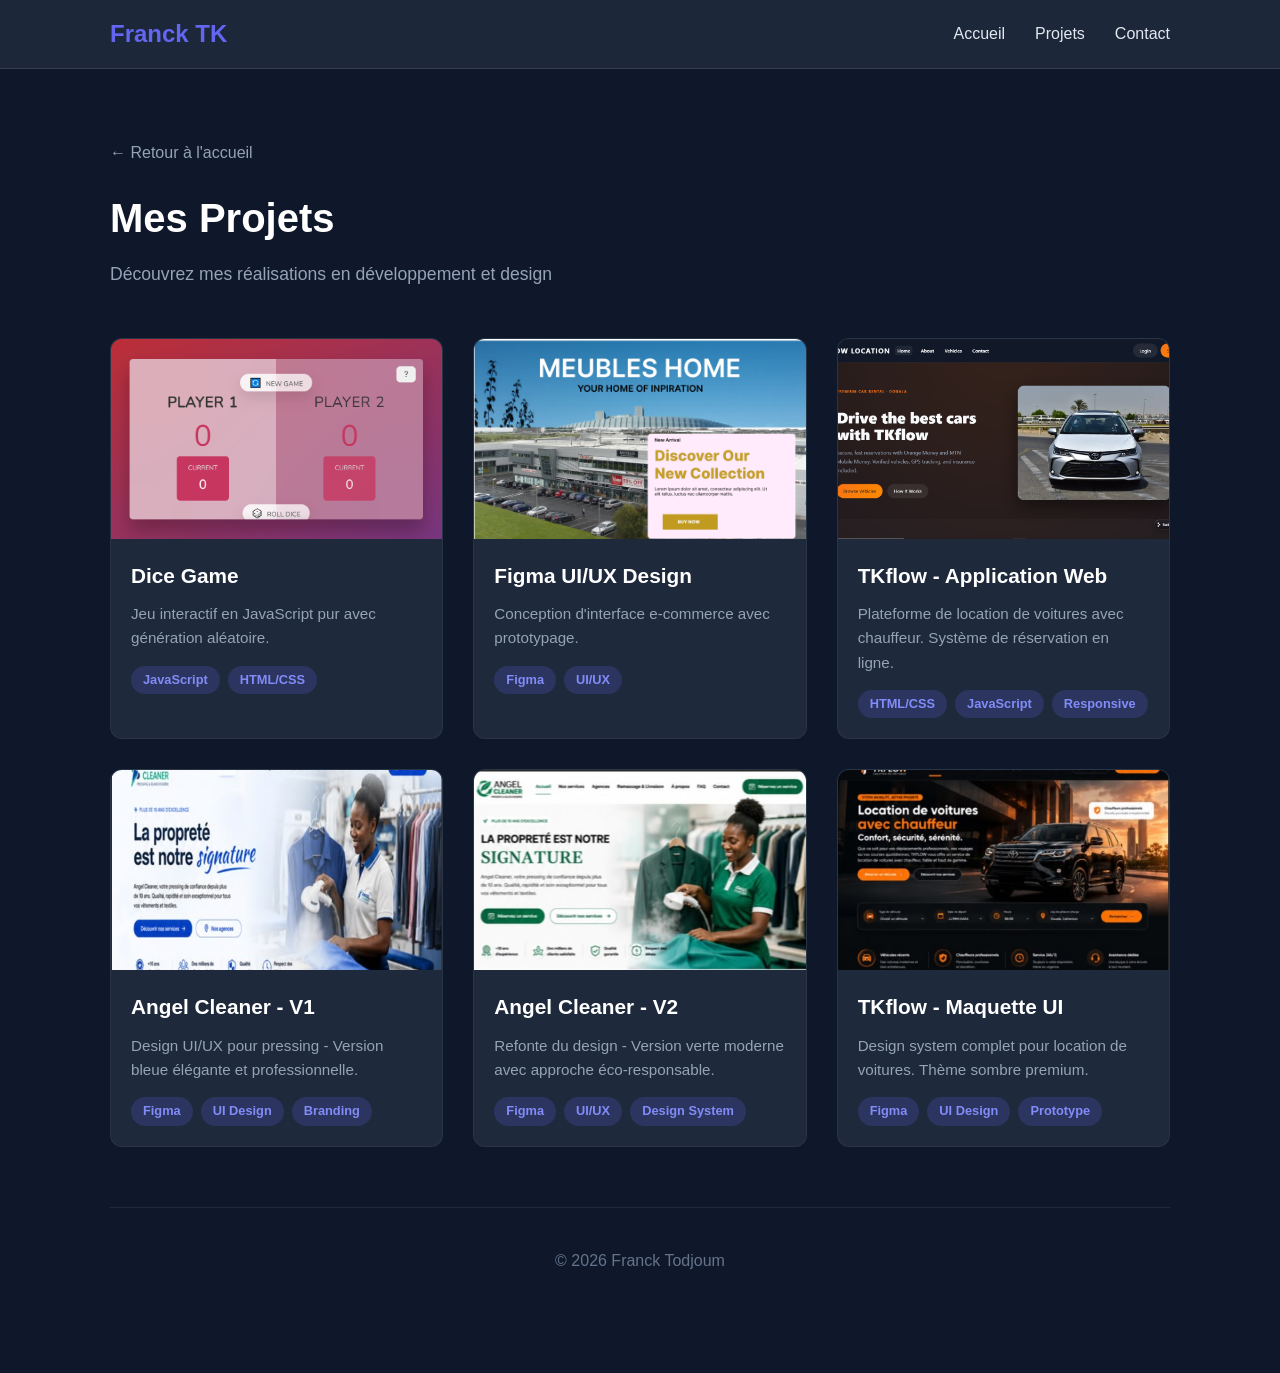
<file: projets.html>
<!DOCTYPE html>
<html lang="fr">
<head>
  <meta charset="UTF-8">
  <meta name="viewport" content="width=device-width, initial-scale=1.0">
  <title>Mes Projets | Franck Todjoum</title>
  <style>
    * { margin: 0; padding: 0; box-sizing: border-box; }
    body {
      font-family: 'Segoe UI', Tahoma, Geneva, Verdana, sans-serif;
      background: #0f172a;
      color: #ffffff;
      line-height: 1.6;
    }
    header {
      background: rgba(30, 41, 59, 0.95);
      padding: 15px 0;
      position: fixed;
      width: 100%;
      top: 0;
      z-index: 1000;
      border-bottom: 1px solid rgba(255,255,255,0.1);
    }
    nav {
      max-width: 1100px;
      margin: 0 auto;
      padding: 0 20px;
      display: flex;
      justify-content: space-between;
      align-items: center;
    }
    .logo { font-size: 1.5rem; font-weight: bold; color: #6366f1; text-decoration: none; }
    nav ul { display: flex; list-style: none; gap: 30px; }
    nav a { color: #e2e8f0; text-decoration: none; transition: color 0.3s; }
    nav a:hover { color: #6366f1; }
    .container { max-width: 1100px; margin: 0 auto; padding: 140px 20px 60px; }
    .back-link { display: inline-block; color: #94a3b8; text-decoration: none; margin-bottom: 20px; }
    .back-link:hover { color: #6366f1; }
    h1 { font-size: 2.5rem; margin-bottom: 10px; color: #fff; }
    .subtitle { color: #94a3b8; font-size: 1.1rem; margin-bottom: 50px; }
    .projects-grid { display: grid; grid-template-columns: repeat(auto-fit, minmax(300px, 1fr)); gap: 30px; }
    .project-card {
      background: #1e293b;
      border-radius: 12px;
      overflow: hidden;
      transition: transform 0.3s, box-shadow 0.3s;
      border: 1px solid rgba(255,255,255,0.05);
      text-decoration: none;
      color: inherit;
      display: block;
    }
    .project-card:hover { transform: translateY(-5px); box-shadow: 0 10px 30px rgba(0,0,0,0.5); }
    .project-card img { width: 100%; height: 200px; object-fit: cover; display: block; }
    .project-info { padding: 20px; }
    .project-info h3 { color: #fff; margin-bottom: 10px; font-size: 1.3rem; }
    .project-info p { color: #94a3b8; font-size: 0.95rem; margin-bottom: 15px; }
    .tags { display: flex; gap: 8px; flex-wrap: wrap; }
    .tag { background: rgba(99, 102, 241, 0.2); color: #818cf8; padding: 4px 12px; border-radius: 20px; font-size: 0.8rem; font-weight: 600; }
    footer { text-align: center; padding: 40px 20px; color: #64748b; border-top: 1px solid #1e293b; margin-top: 60px; }
    @media (max-width: 768px) { h1 { font-size: 2rem; } .projects-grid { grid-template-columns: 1fr; } nav ul { display: none; } }
  </style>
</head>
<body>

  <header>
    <nav>
      <a href="index.html" class="logo">Franck TK</a>
      <ul>
        <li><a href="index.html">Accueil</a></li>
        <li><a href="index.html#projects">Projets</a></li>
        <li><a href="index.html#contact">Contact</a></li>
      </ul>
    </nav>
  </header>

  <div class="container">
    <a href="index.html" class="back-link">← Retour à l'accueil</a>
    <h1>Mes Projets</h1>
    <p class="subtitle">Découvrez mes réalisations en développement et design</p>

    <div class="projects-grid">

  <!-- Dice Game -->
  <a href="pages/dice.html" class="project-card">
    <img src="assets/images/Dice.png" alt="Dice Game">
    <div class="project-info">
      <h3>Dice Game</h3>
      <p>Jeu interactif en JavaScript pur avec génération aléatoire.</p>
      <div class="tags">
        <span class="tag">JavaScript</span>
        <span class="tag">HTML/CSS</span>
      </div>
    </div>
  </a>



  <!-- Figma Design -->
  <a href="pages/figma-design.html" class="project-card">
    <img src="assets/images/figma.png" alt="Figma Design">
    <div class="project-info">
      <h3>Figma UI/UX Design</h3>
      <p>Conception d'interface e-commerce avec prototypage.</p>
      <div class="tags">
        <span class="tag">Figma</span>
        <span class="tag">UI/UX</span>
      </div>
    </div>
  </a>


  <!-- TKflow App (NOUVEAU) -->
  <a href="pages/tkflow-app.html" class="project-card">
    <img src="assets/images/Capture d’écran 2026-09-06 232214.png" alt="TKflow Application">
    <div class="project-info">
      <h3>TKflow - Application Web</h3>
      <p>Plateforme de location de voitures avec chauffeur. Système de réservation en ligne.</p>
      <div class="tags">
        <span class="tag">HTML/CSS</span>
        <span class="tag">JavaScript</span>
        <span class="tag">Responsive</span>
      </div>
    </div>
  </a>

  <!-- Angel Cleaner V1 (NOUVEAU) -->
  <a href="pages/angel-cleaner-v1.html" class="project-card">
    <img src="assets/images/bleu.png" alt="Angel Cleaner V1">
    <div class="project-info">
      <h3>Angel Cleaner - V1</h3>
      <p>Design UI/UX pour pressing - Version bleue élégante et professionnelle.</p>
      <div class="tags">
        <span class="tag">Figma</span>
        <span class="tag">UI Design</span>
        <span class="tag">Branding</span>
      </div>
    </div>
  </a>

  <!-- Angel Cleaner V2 (NOUVEAU) -->
  <a href="pages/angel-cleaner-v2.html" class="project-card">
    <img src="assets/images/vert.png" alt="Angel Cleaner V2">
    <div class="project-info">
      <h3>Angel Cleaner - V2</h3>
      <p>Refonte du design - Version verte moderne avec approche éco-responsable.</p>
      <div class="tags">
        <span class="tag">Figma</span>
        <span class="tag">UI/UX</span>
        <span class="tag">Design System</span>
      </div>
    </div>
  </a>

  <!-- TKflow Design (NOUVEAU) -->
  <a href="pages/tkflow-design.html" class="project-card">
    <img src="assets/images/noir.png" alt="TKflow Design">
    <div class="project-info">
      <h3>TKflow - Maquette UI</h3>
      <p>Design system complet pour location de voitures. Thème sombre premium.</p>
      <div class="tags">
        <span class="tag">Figma</span>
        <span class="tag">UI Design</span>
        <span class="tag">Prototype</span>
      </div>
    </div>
  </a>

</div>

  <footer>
    <p>© 2026 Franck Todjoum</p>
  </footer>

</body>
</html>
</file>
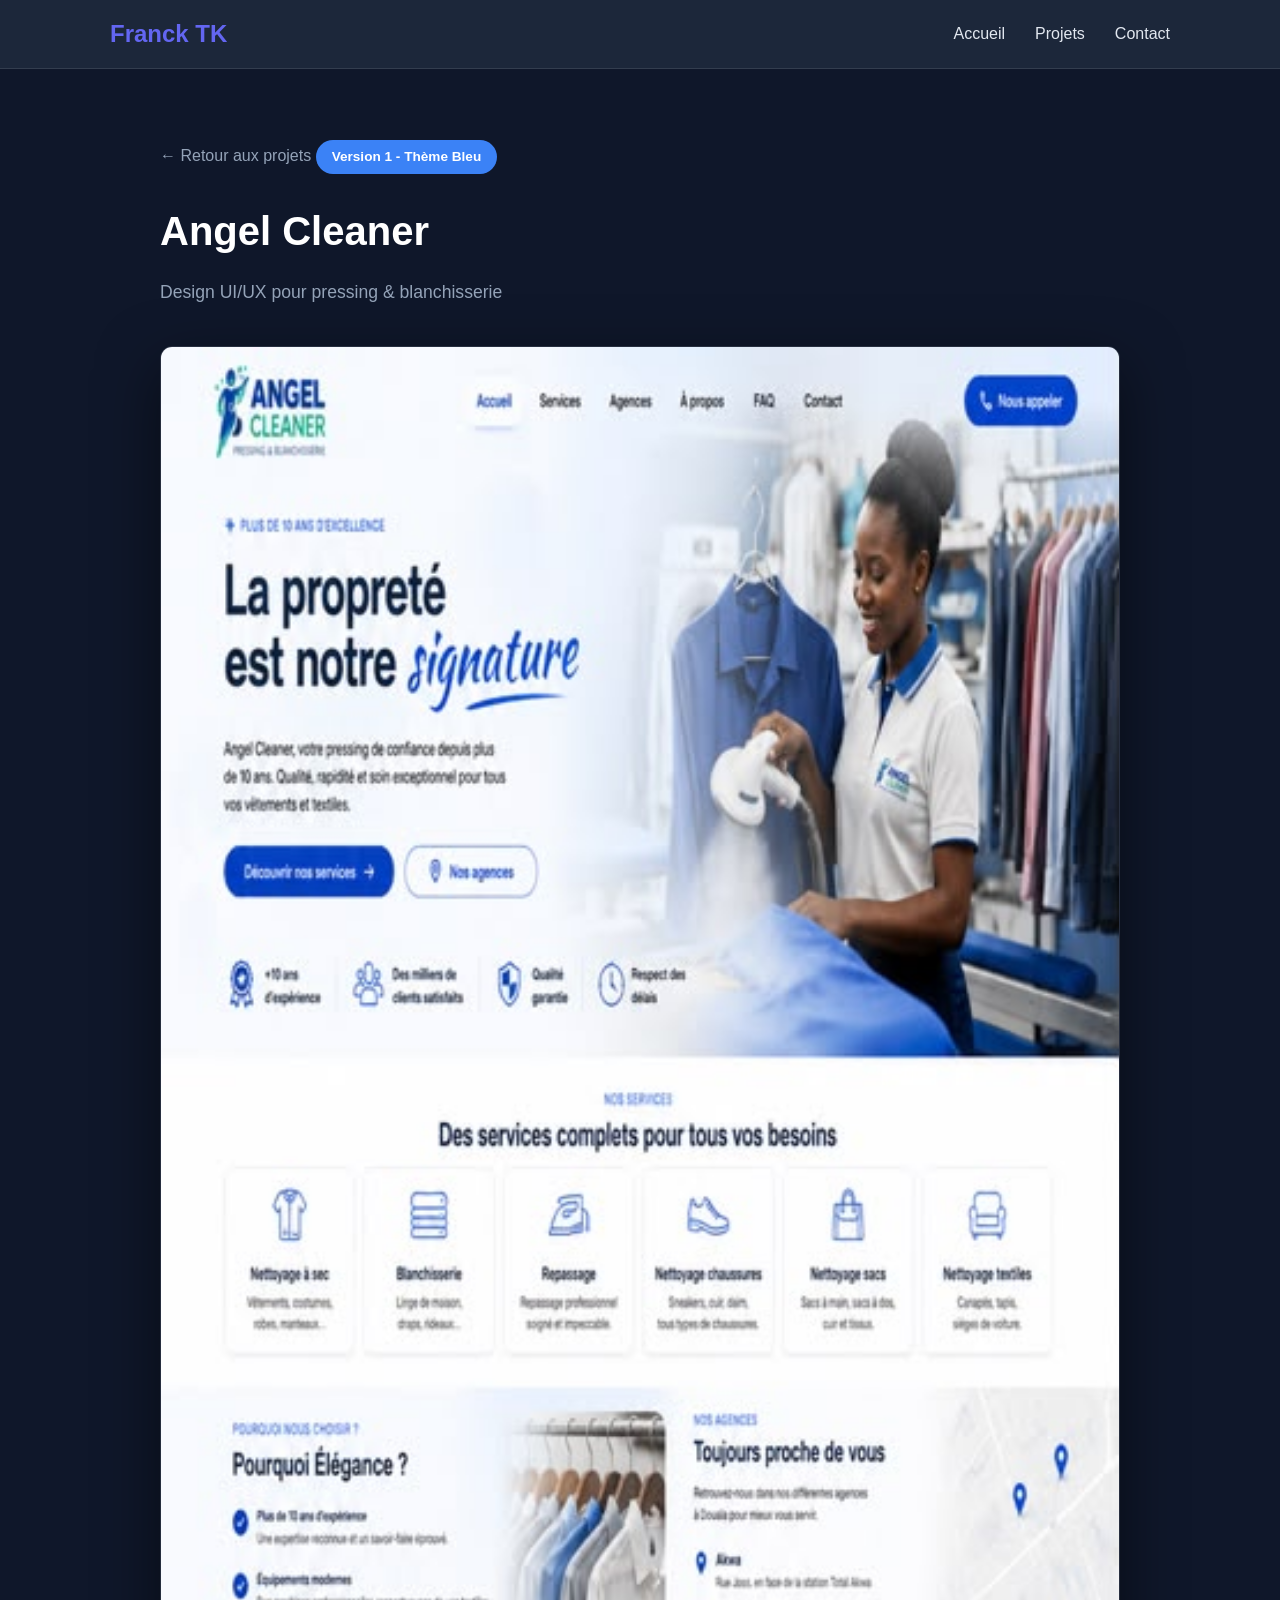
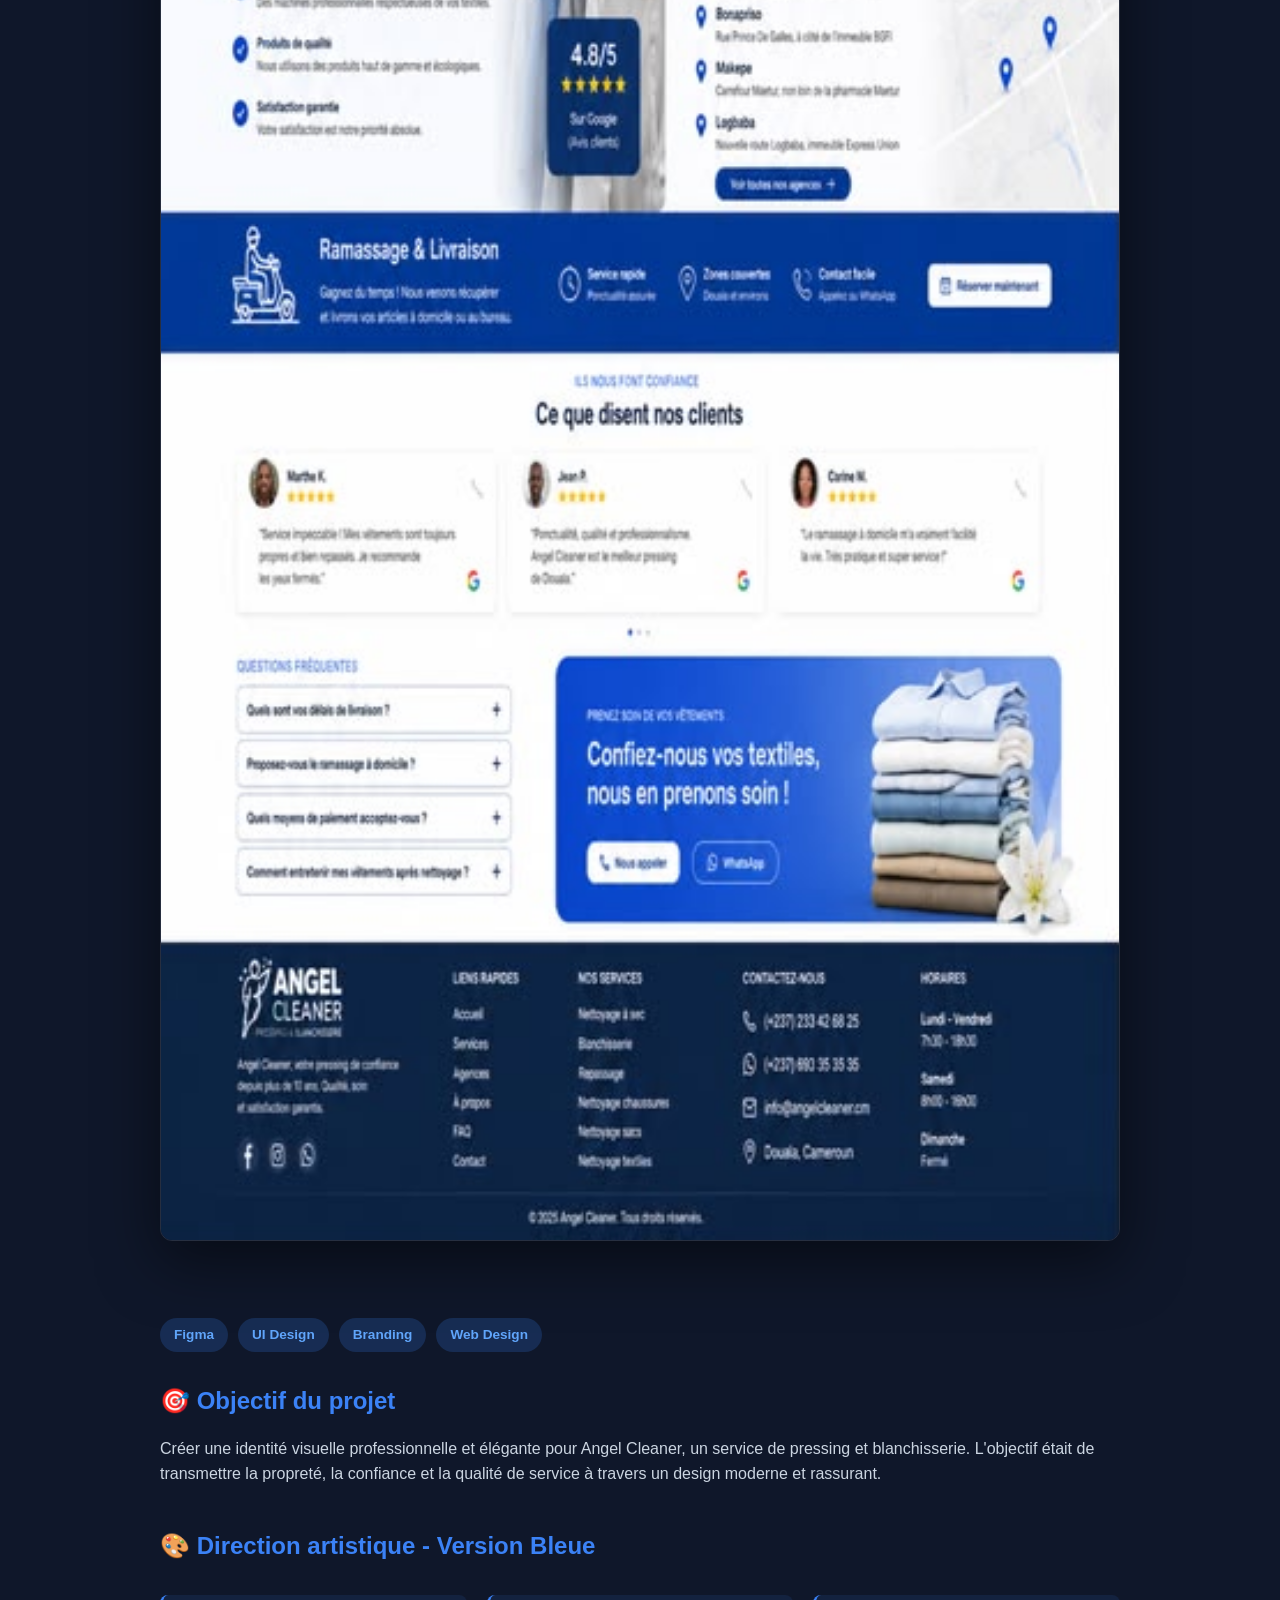
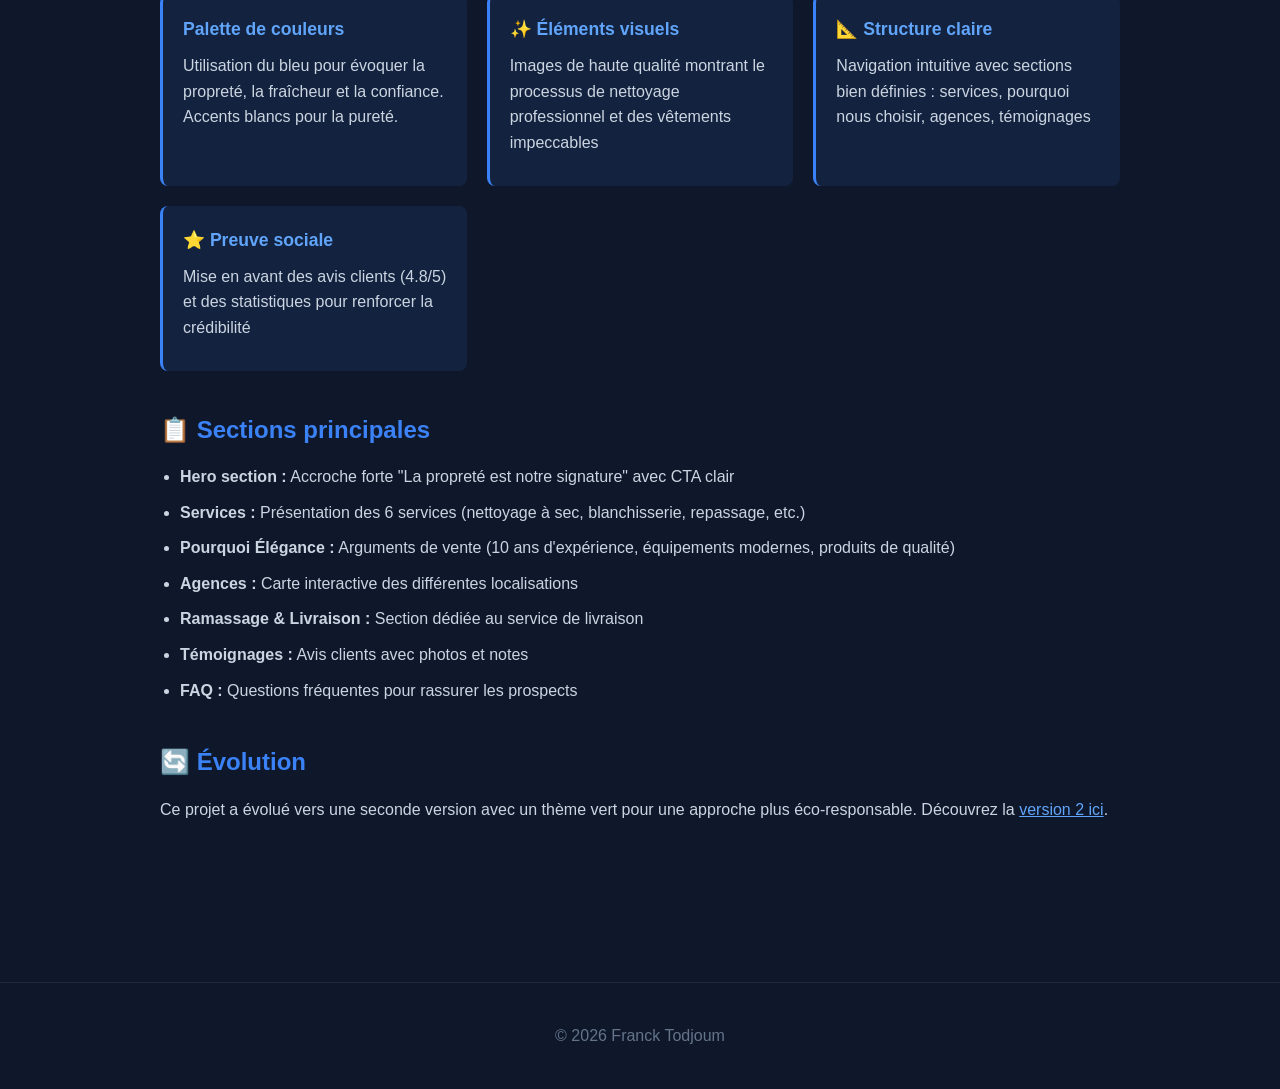
<file: pages/angel-cleaner-v1.html>
<!DOCTYPE html>
<html lang="fr">
<head>
  <meta charset="UTF-8">
  <meta name="viewport" content="width=device-width, initial-scale=1.0">
  <title>Angel Cleaner - V1 | Franck Todjoum</title>
  <style>
    * { margin: 0; padding: 0; box-sizing: border-box; }
    body { font-family: 'Segoe UI', Tahoma, Geneva, Verdana, sans-serif; background: #0f172a; color: #fff; line-height: 1.6; }
    header { background: rgba(30, 41, 59, 0.95); padding: 15px 0; position: fixed; width: 100%; top: 0; z-index: 1000; border-bottom: 1px solid rgba(255,255,255,0.1); }
    nav { max-width: 1100px; margin: 0 auto; padding: 0 20px; display: flex; justify-content: space-between; align-items: center; }
    .logo { font-size: 1.5rem; font-weight: bold; color: #6366f1; text-decoration: none; }
    nav ul { display: flex; list-style: none; gap: 30px; }
    nav a { color: #e2e8f0; text-decoration: none; transition: color 0.3s; }
    nav a:hover { color: #6366f1; }
    .container { max-width: 1000px; margin: 0 auto; padding: 140px 20px 60px; }
    .back-link { display: inline-block; color: #94a3b8; text-decoration: none; margin-bottom: 30px; }
    .back-link:hover { color: #6366f1; }
    .hero-img { width: 100%; border-radius: 12px; margin-bottom: 40px; border: 1px solid rgba(255,255,255,0.1); box-shadow: 0 20px 60px rgba(0,0,0,0.5); }
    h1 { font-size: 2.5rem; margin-bottom: 15px; }
    .subtitle { color: #94a3b8; font-size: 1.1rem; margin-bottom: 40px; }
    .section { margin-bottom: 40px; }
    .section h2 { font-size: 1.5rem; color: #3b82f6; margin-bottom: 15px; }
    .section p, .section li { color: #cbd5e1; margin-bottom: 10px; }
    .section ul { padding-left: 20px; }
    .tags { display: flex; gap: 10px; flex-wrap: wrap; margin: 30px 0; }
    .tag { background: rgba(59, 130, 246, 0.2); color: #60a5fa; padding: 6px 14px; border-radius: 20px; font-size: 0.85rem; font-weight: 600; }
    .version-badge { display: inline-block; background: #3b82f6; color: #fff; padding: 6px 16px; border-radius: 20px; font-size: 0.85rem; font-weight: 600; margin-bottom: 20px; }
    .features { display: grid; grid-template-columns: repeat(auto-fit, minmax(250px, 1fr)); gap: 20px; margin: 30px 0; }
    .feature { background: rgba(59, 130, 246, 0.1); padding: 20px; border-radius: 8px; border-left: 3px solid #3b82f6; }
    .feature h3 { color: #60a5fa; margin-bottom: 10px; font-size: 1.1rem; }
    footer { text-align: center; padding: 40px 20px; color: #64748b; border-top: 1px solid #1e293b; margin-top: 60px; }
    @media (max-width: 768px) { h1 { font-size: 2rem; } nav ul { display: none; } }
  </style>
</head>
<body>

  <header>
    <nav>
      <a href="../index.html" class="logo">Franck TK</a>
      <ul>
        <li><a href="../index.html">Accueil</a></li>
        <li><a href="../projets.html">Projets</a></li>
        <li><a href="../index.html#contact">Contact</a></li>
      </ul>
    </nav>
  </header>

  <div class="container">
    <a href="../projets.html" class="back-link">← Retour aux projets</a>
    
    <span class="version-badge">Version 1 - Thème Bleu</span>
    <h1>Angel Cleaner</h1>
    <p class="subtitle">Design UI/UX pour pressing & blanchisserie</p>

    <img src="../assets/images/WhatsApp Image 2026-09-06 at 8.27.54 PM.jpeg" alt="Angel Cleaner Version Bleue" class="hero-img">

    <div class="tags">
      <span class="tag">Figma</span>
      <span class="tag">UI Design</span>
      <span class="tag">Branding</span>
      <span class="tag">Web Design</span>
    </div>

    <div class="section">
      <h2>🎯 Objectif du projet</h2>
      <p>Créer une identité visuelle professionnelle et élégante pour Angel Cleaner, un service de pressing et blanchisserie. L'objectif était de transmettre la propreté, la confiance et la qualité de service à travers un design moderne et rassurant.</p>
    </div>

    <div class="section">
      <h2>🎨 Direction artistique - Version Bleue</h2>
      <div class="features">
        <div class="feature">
          <h3> Palette de couleurs</h3>
          <p>Utilisation du bleu pour évoquer la propreté, la fraîcheur et la confiance. Accents blancs pour la pureté.</p>
        </div>
        <div class="feature">
          <h3>✨ Éléments visuels</h3>
          <p>Images de haute qualité montrant le processus de nettoyage professionnel et des vêtements impeccables</p>
        </div>
        <div class="feature">
          <h3>📐 Structure claire</h3>
          <p>Navigation intuitive avec sections bien définies : services, pourquoi nous choisir, agences, témoignages</p>
        </div>
        <div class="feature">
          <h3>⭐ Preuve sociale</h3>
          <p>Mise en avant des avis clients (4.8/5) et des statistiques pour renforcer la crédibilité</p>
        </div>
      </div>
    </div>

    <div class="section">
      <h2>📋 Sections principales</h2>
      <ul>
        <li><strong>Hero section :</strong> Accroche forte "La propreté est notre signature" avec CTA clair</li>
        <li><strong>Services :</strong> Présentation des 6 services (nettoyage à sec, blanchisserie, repassage, etc.)</li>
        <li><strong>Pourquoi Élégance :</strong> Arguments de vente (10 ans d'expérience, équipements modernes, produits de qualité)</li>
        <li><strong>Agences :</strong> Carte interactive des différentes localisations</li>
        <li><strong>Ramassage & Livraison :</strong> Section dédiée au service de livraison</li>
        <li><strong>Témoignages :</strong> Avis clients avec photos et notes</li>
        <li><strong>FAQ :</strong> Questions fréquentes pour rassurer les prospects</li>
      </ul>
    </div>

    <div class="section">
      <h2>🔄 Évolution</h2>
      <p>Ce projet a évolué vers une seconde version avec un thème vert pour une approche plus éco-responsable. Découvrez la <a href="angel-cleaner-v2.html" style="color: #60a5fa;">version 2 ici</a>.</p>
    </div>

  </div>

  <footer>
    <p>© 2026 Franck Todjoum</p>
  </footer>

</body>
</html>
</file>
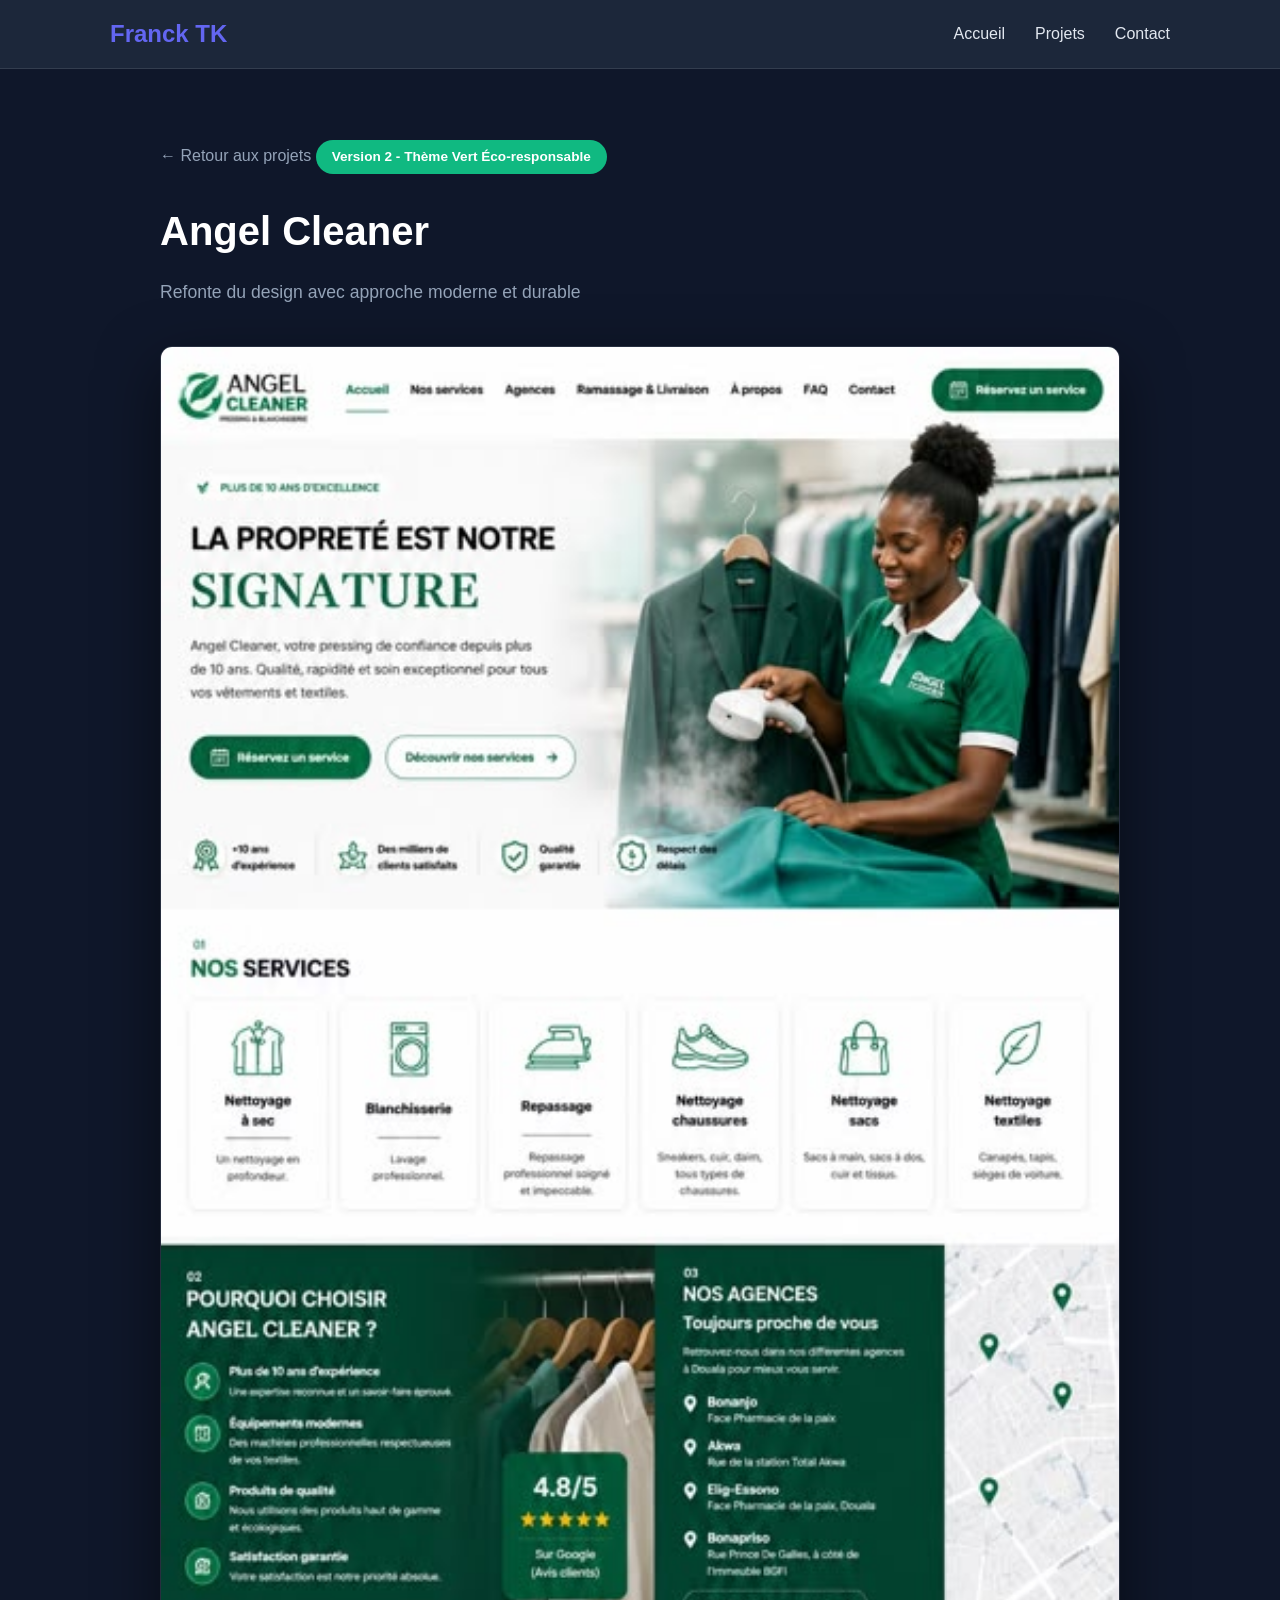
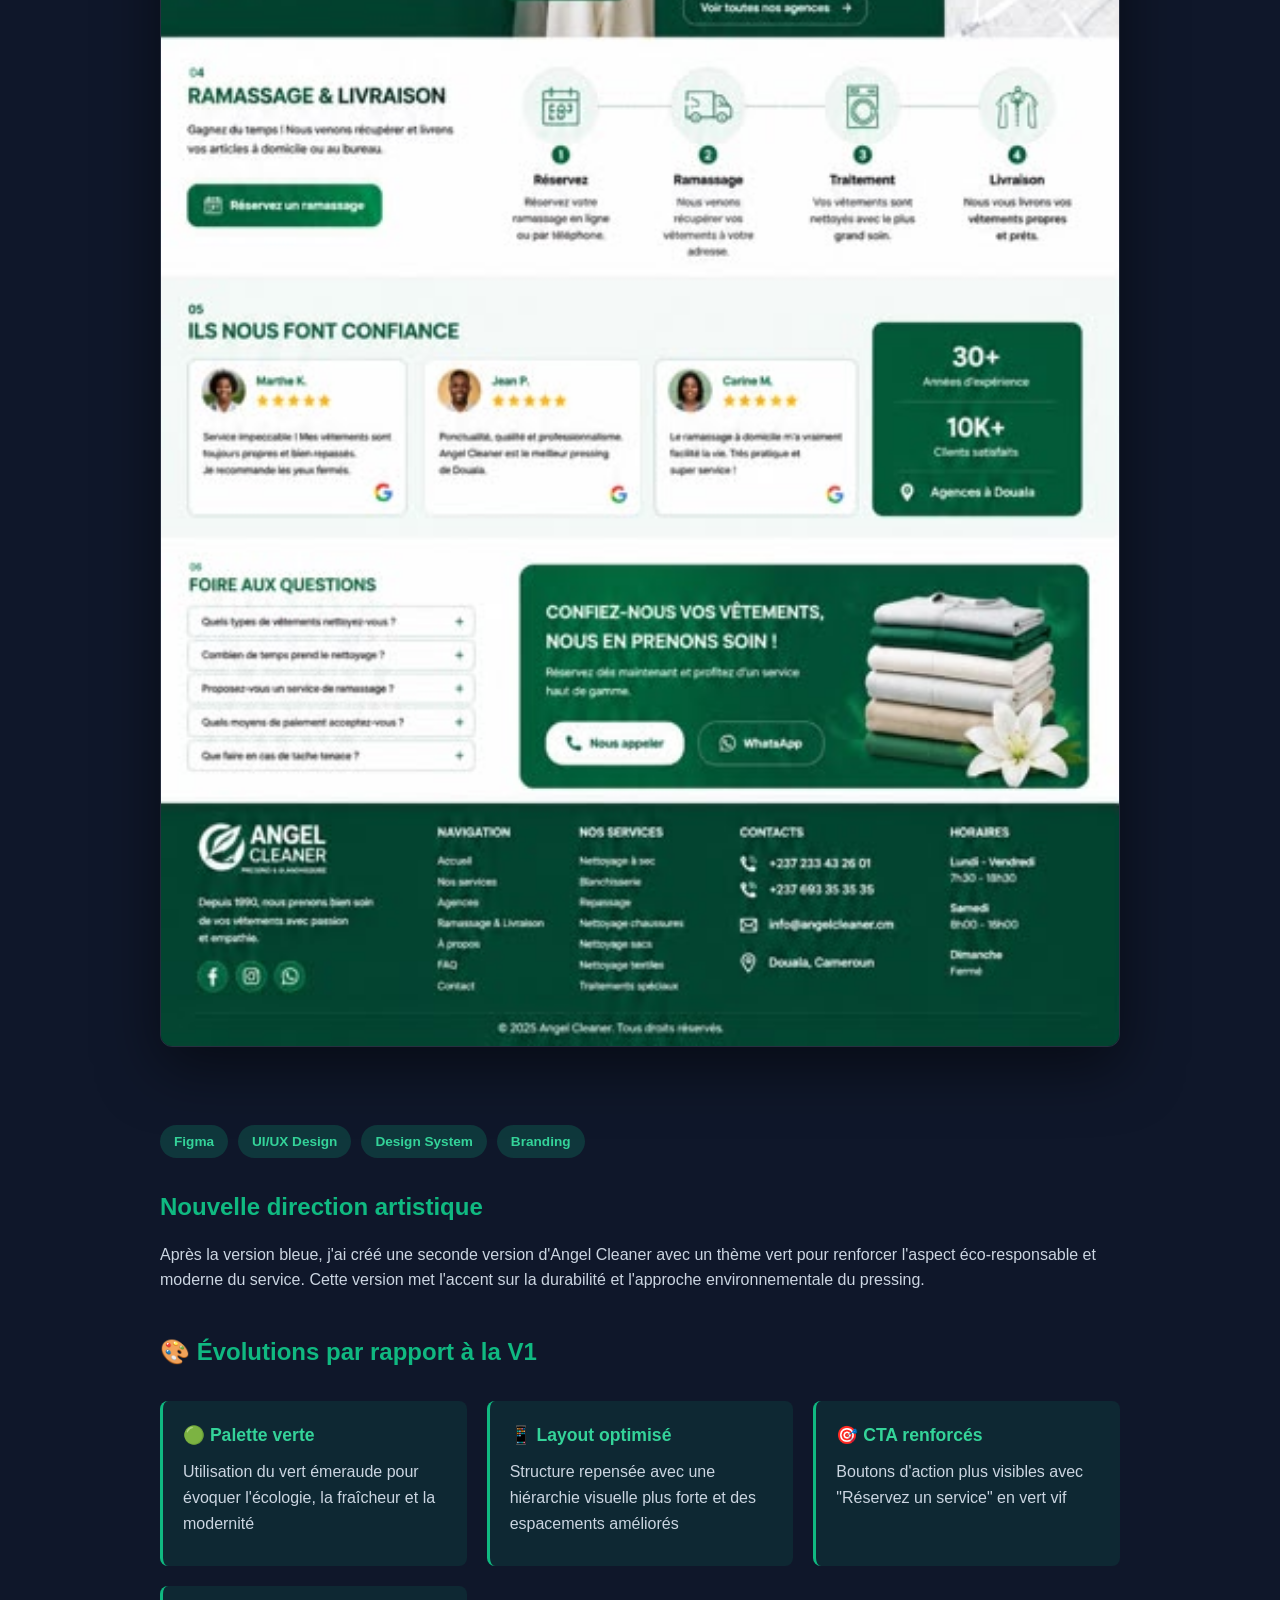
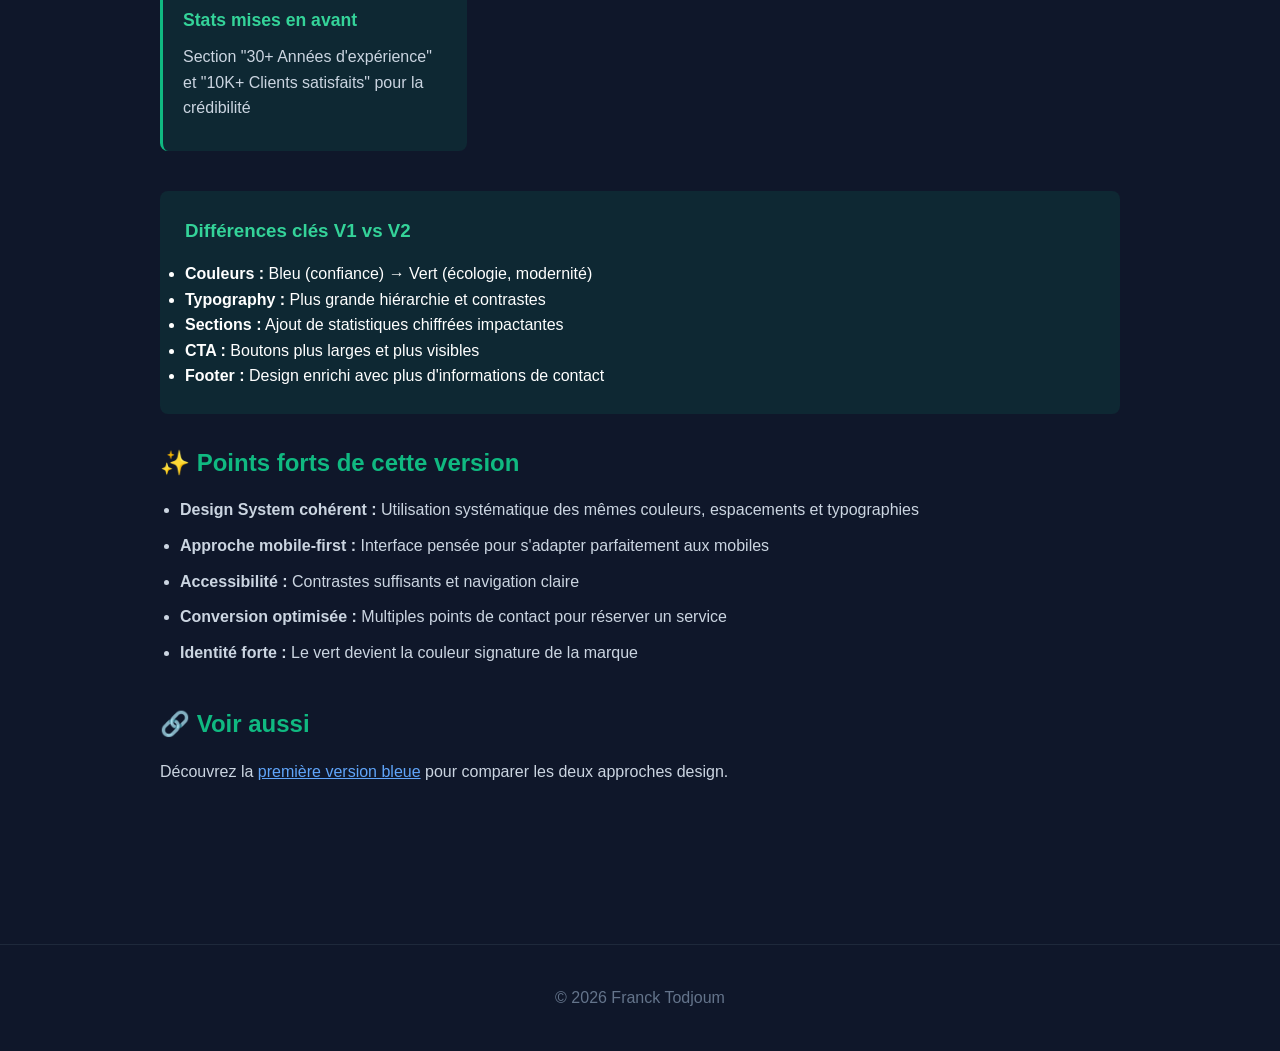
<file: pages/angel-cleaner-v2.html>
<!DOCTYPE html>
<html lang="fr">
<head>
  <meta charset="UTF-8">
  <meta name="viewport" content="width=device-width, initial-scale=1.0">
  <title>Angel Cleaner - V2 | Franck Todjoum</title>
  <style>
    * { margin: 0; padding: 0; box-sizing: border-box; }
    body { font-family: 'Segoe UI', Tahoma, Geneva, Verdana, sans-serif; background: #0f172a; color: #fff; line-height: 1.6; }
    header { background: rgba(30, 41, 59, 0.95); padding: 15px 0; position: fixed; width: 100%; top: 0; z-index: 1000; border-bottom: 1px solid rgba(255,255,255,0.1); }
    nav { max-width: 1100px; margin: 0 auto; padding: 0 20px; display: flex; justify-content: space-between; align-items: center; }
    .logo { font-size: 1.5rem; font-weight: bold; color: #6366f1; text-decoration: none; }
    nav ul { display: flex; list-style: none; gap: 30px; }
    nav a { color: #e2e8f0; text-decoration: none; transition: color 0.3s; }
    nav a:hover { color: #6366f1; }
    .container { max-width: 1000px; margin: 0 auto; padding: 140px 20px 60px; }
    .back-link { display: inline-block; color: #94a3b8; text-decoration: none; margin-bottom: 30px; }
    .back-link:hover { color: #6366f1; }
    .hero-img { width: 100%; border-radius: 12px; margin-bottom: 40px; border: 1px solid rgba(255,255,255,0.1); box-shadow: 0 20px 60px rgba(0,0,0,0.5); }
    h1 { font-size: 2.5rem; margin-bottom: 15px; }
    .subtitle { color: #94a3b8; font-size: 1.1rem; margin-bottom: 40px; }
    .section { margin-bottom: 40px; }
    .section h2 { font-size: 1.5rem; color: #10b981; margin-bottom: 15px; }
    .section p, .section li { color: #cbd5e1; margin-bottom: 10px; }
    .section ul { padding-left: 20px; }
    .tags { display: flex; gap: 10px; flex-wrap: wrap; margin: 30px 0; }
    .tag { background: rgba(16, 185, 129, 0.2); color: #34d399; padding: 6px 14px; border-radius: 20px; font-size: 0.85rem; font-weight: 600; }
    .version-badge { display: inline-block; background: #10b981; color: #fff; padding: 6px 16px; border-radius: 20px; font-size: 0.85rem; font-weight: 600; margin-bottom: 20px; }
    .features { display: grid; grid-template-columns: repeat(auto-fit, minmax(250px, 1fr)); gap: 20px; margin: 30px 0; }
    .feature { background: rgba(16, 185, 129, 0.1); padding: 20px; border-radius: 8px; border-left: 3px solid #10b981; }
    .feature h3 { color: #34d399; margin-bottom: 10px; font-size: 1.1rem; }
    .comparison { background: rgba(16, 185, 129, 0.1); padding: 25px; border-radius: 8px; margin: 30px 0; }
    .comparison h3 { color: #34d399; margin-bottom: 15px; }
    footer { text-align: center; padding: 40px 20px; color: #64748b; border-top: 1px solid #1e293b; margin-top: 60px; }
    @media (max-width: 768px) { h1 { font-size: 2rem; } nav ul { display: none; } }
  </style>
</head>
<body>

  <header>
    <nav>
      <a href="../index.html" class="logo">Franck TK</a>
      <ul>
        <li><a href="../index.html">Accueil</a></li>
        <li><a href="../projets.html">Projets</a></li>
        <li><a href="../index.html#contact">Contact</a></li>
      </ul>
    </nav>
  </header>

  <div class="container">
    <a href="../projets.html" class="back-link">← Retour aux projets</a>
    
    <span class="version-badge">Version 2 - Thème Vert Éco-responsable</span>
    <h1>Angel Cleaner</h1>
    <p class="subtitle">Refonte du design avec approche moderne et durable</p>

    <img src="../assets/images/WhatsApp Image 2026-09-06 at 8.27.53 PM (1).jpeg" alt="Angel Cleaner Version Verte" class="hero-img">

    <div class="tags">
      <span class="tag">Figma</span>
      <span class="tag">UI/UX Design</span>
      <span class="tag">Design System</span>
      <span class="tag">Branding</span>
    </div>

    <div class="section">
      <h2> Nouvelle direction artistique</h2>
      <p>Après la version bleue, j'ai créé une seconde version d'Angel Cleaner avec un thème vert pour renforcer l'aspect éco-responsable et moderne du service. Cette version met l'accent sur la durabilité et l'approche environnementale du pressing.</p>
    </div>

    <div class="section">
      <h2>🎨 Évolutions par rapport à la V1</h2>
      <div class="features">
        <div class="feature">
          <h3>🟢 Palette verte</h3>
          <p>Utilisation du vert émeraude pour évoquer l'écologie, la fraîcheur et la modernité</p>
        </div>
        <div class="feature">
          <h3>📱 Layout optimisé</h3>
          <p>Structure repensée avec une hiérarchie visuelle plus forte et des espacements améliorés</p>
        </div>
        <div class="feature">
          <h3>🎯 CTA renforcés</h3>
          <p>Boutons d'action plus visibles avec "Réservez un service" en vert vif</p>
        </div>
        <div class="feature">
          <h3> Stats mises en avant</h3>
          <p>Section "30+ Années d'expérience" et "10K+ Clients satisfaits" pour la crédibilité</p>
        </div>
      </div>
    </div>

    <div class="comparison">
      <h3> Différences clés V1 vs V2</h3>
      <ul>
        <li><strong>Couleurs :</strong> Bleu (confiance) → Vert (écologie, modernité)</li>
        <li><strong>Typography :</strong> Plus grande hiérarchie et contrastes</li>
        <li><strong>Sections :</strong> Ajout de statistiques chiffrées impactantes</li>
        <li><strong>CTA :</strong> Boutons plus larges et plus visibles</li>
        <li><strong>Footer :</strong> Design enrichi avec plus d'informations de contact</li>
      </ul>
    </div>

    <div class="section">
      <h2>✨ Points forts de cette version</h2>
      <ul>
        <li><strong>Design System cohérent :</strong> Utilisation systématique des mêmes couleurs, espacements et typographies</li>
        <li><strong>Approche mobile-first :</strong> Interface pensée pour s'adapter parfaitement aux mobiles</li>
        <li><strong>Accessibilité :</strong> Contrastes suffisants et navigation claire</li>
        <li><strong>Conversion optimisée :</strong> Multiples points de contact pour réserver un service</li>
        <li><strong>Identité forte :</strong> Le vert devient la couleur signature de la marque</li>
      </ul>
    </div>

    <div class="section">
      <h2>🔗 Voir aussi</h2>
      <p>Découvrez la <a href="angel-cleaner-v1.html" style="color: #60a5fa;">première version bleue</a> pour comparer les deux approches design.</p>
    </div>

  </div>

  <footer>
    <p>© 2026 Franck Todjoum</p>
  </footer>

</body>
</html>
</file>
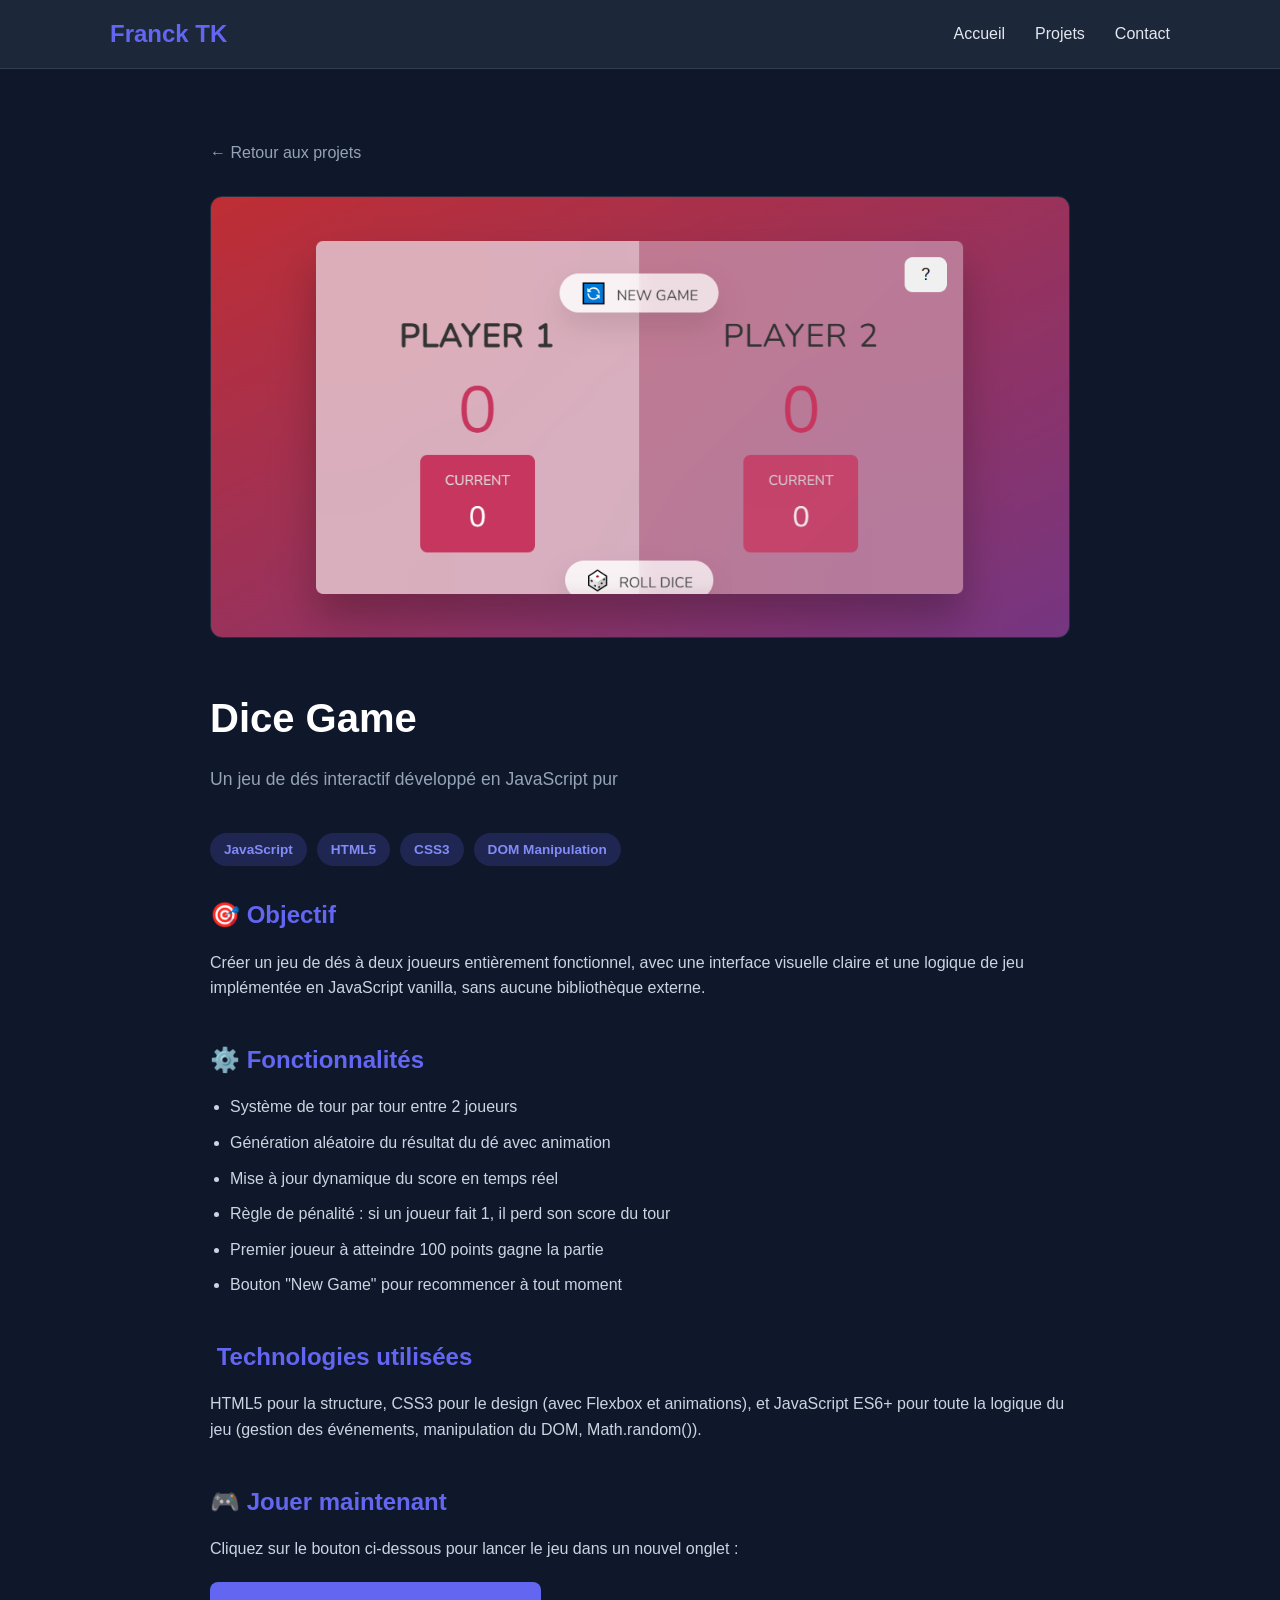
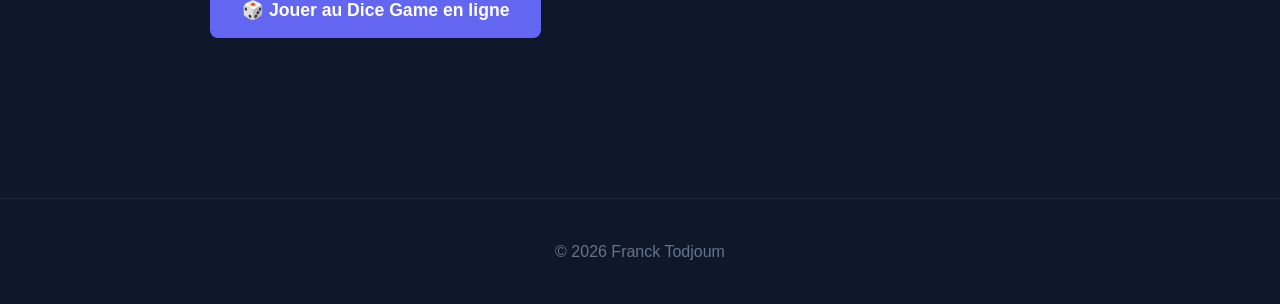
<file: pages/dice.html>
<!DOCTYPE html>
<html lang="fr">
<head>
  <meta charset="UTF-8">
  <meta name="viewport" content="width=device-width, initial-scale=1.0">
  <title>Dice Game | Franck Todjoum</title>
  <style>
    * { margin: 0; padding: 0; box-sizing: border-box; }
    body { font-family: 'Segoe UI', Tahoma, Geneva, Verdana, sans-serif; background: #0f172a; color: #fff; line-height: 1.6; }
    header { background: rgba(30, 41, 59, 0.95); padding: 15px 0; position: fixed; width: 100%; top: 0; z-index: 1000; border-bottom: 1px solid rgba(255,255,255,0.1); }
    nav { max-width: 1100px; margin: 0 auto; padding: 0 20px; display: flex; justify-content: space-between; align-items: center; }
    .logo { font-size: 1.5rem; font-weight: bold; color: #6366f1; text-decoration: none; }
    nav ul { display: flex; list-style: none; gap: 30px; }
    nav a { color: #e2e8f0; text-decoration: none; transition: color 0.3s; }
    nav a:hover { color: #6366f1; }
    .container { max-width: 900px; margin: 0 auto; padding: 140px 20px 60px; }
    .back-link { display: inline-block; color: #94a3b8; text-decoration: none; margin-bottom: 30px; }
    .back-link:hover { color: #6366f1; }
    .hero-img { width: 100%; border-radius: 12px; margin-bottom: 40px; border: 1px solid rgba(255,255,255,0.1); }
    h1 { font-size: 2.5rem; margin-bottom: 15px; }
    .subtitle { color: #94a3b8; font-size: 1.1rem; margin-bottom: 40px; }
    .section { margin-bottom: 40px; }
    .section h2 { font-size: 1.5rem; color: #6366f1; margin-bottom: 15px; }
    .section p, .section li { color: #cbd5e1; margin-bottom: 10px; }
    .section ul { padding-left: 20px; }
    .tags { display: flex; gap: 10px; flex-wrap: wrap; margin: 30px 0; }
    .tag { background: rgba(99, 102, 241, 0.2); color: #818cf8; padding: 6px 14px; border-radius: 20px; font-size: 0.85rem; font-weight: 600; }
    .btn-play {
      display: inline-block;
      background: #6366f1;
      color: #fff;
      padding: 14px 32px;
      border-radius: 8px;
      text-decoration: none;
      font-weight: 600;
      font-size: 1.1rem;
      transition: background 0.3s, transform 0.3s;
      margin-top: 10px;
    }
    .btn-play:hover { background: #4f46e5; transform: translateY(-2px); }
    .btn-play i { margin-right: 8px; }
    footer { text-align: center; padding: 40px 20px; color: #64748b; border-top: 1px solid #1e293b; margin-top: 60px; }
    @media (max-width: 768px) { h1 { font-size: 2rem; } nav ul { display: none; } }
  </style>
</head>
<body>

  <header>
    <nav>
      <a href="../index.html" class="logo">Franck TK</a>
      <ul>
        <li><a href="../index.html">Accueil</a></li>
        <li><a href="../projets.html">Projets</a></li>
        <li><a href="../index.html#contact">Contact</a></li>
      </ul>
    </nav>
  </header>

  <div class="container">
    <a href="../projets.html" class="back-link">← Retour aux projets</a>

    <img src="../assets/images/Dice.png" alt="Dice Game Interface" class="hero-img">

    <h1>Dice Game</h1>
    <p class="subtitle">Un jeu de dés interactif développé en JavaScript pur</p>

    <div class="tags">
      <span class="tag">JavaScript</span>
      <span class="tag">HTML5</span>
      <span class="tag">CSS3</span>
      <span class="tag">DOM Manipulation</span>
    </div>

    <div class="section">
      <h2>🎯 Objectif</h2>
      <p>Créer un jeu de dés à deux joueurs entièrement fonctionnel, avec une interface visuelle claire et une logique de jeu implémentée en JavaScript vanilla, sans aucune bibliothèque externe.</p>
    </div>

    <div class="section">
      <h2>⚙️ Fonctionnalités</h2>
      <ul>
        <li>Système de tour par tour entre 2 joueurs</li>
        <li>Génération aléatoire du résultat du dé avec animation</li>
        <li>Mise à jour dynamique du score en temps réel</li>
        <li>Règle de pénalité : si un joueur fait 1, il perd son score du tour</li>
        <li>Premier joueur à atteindre 100 points gagne la partie</li>
        <li>Bouton "New Game" pour recommencer à tout moment</li>
      </ul>
    </div>

    <div class="section">
      <h2>️ Technologies utilisées</h2>
      <p>HTML5 pour la structure, CSS3 pour le design (avec Flexbox et animations), et JavaScript ES6+ pour toute la logique du jeu (gestion des événements, manipulation du DOM, Math.random()).</p>
    </div>

    <div class="section">
      <h2>🎮 Jouer maintenant</h2>
      <p>Cliquez sur le bouton ci-dessous pour lancer le jeu dans un nouvel onglet :</p>
<a href="https://pig-dice-game-swart.vercel.app/" target="_blank" class="btn-play">
  🎲 Jouer au Dice Game en ligne
</a>    </div>

  </div>

  <footer>
    <p>© 2026 Franck Todjoum</p>
  </footer>

</body>
</html>
</file>
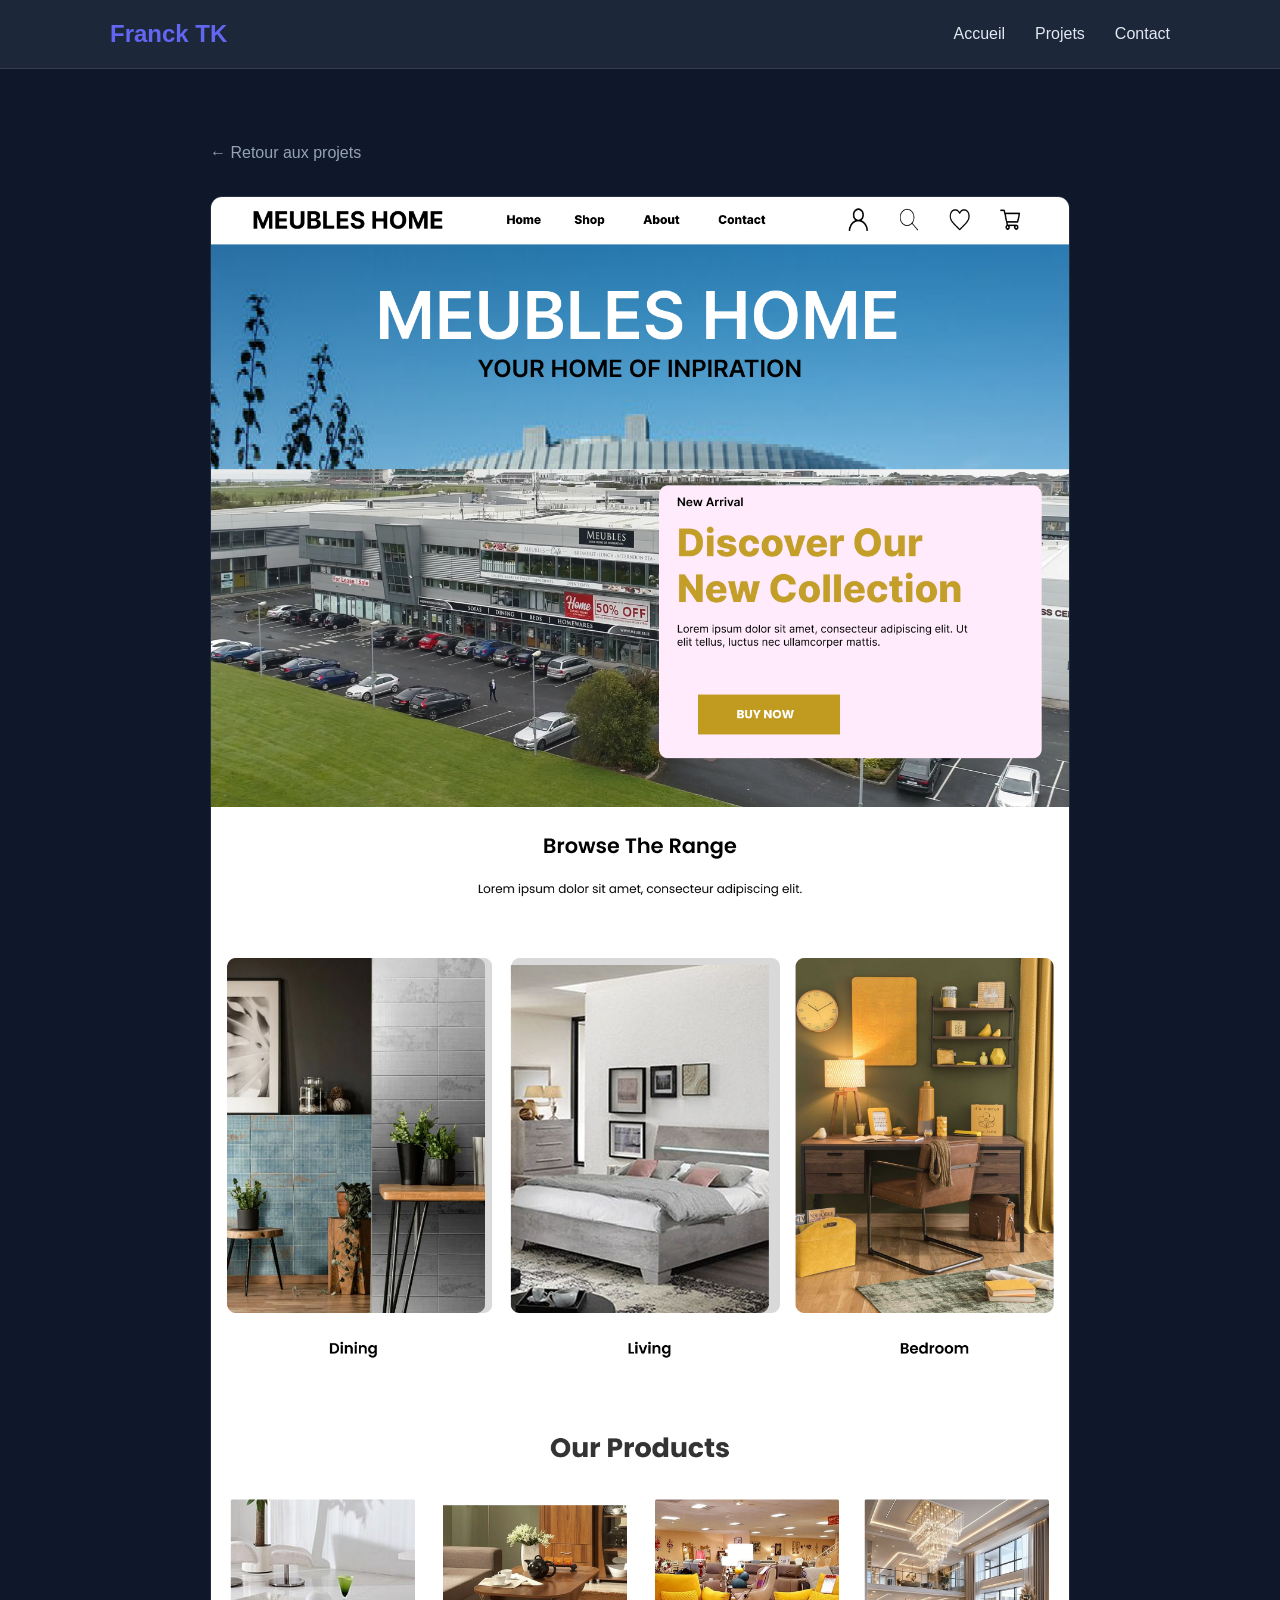
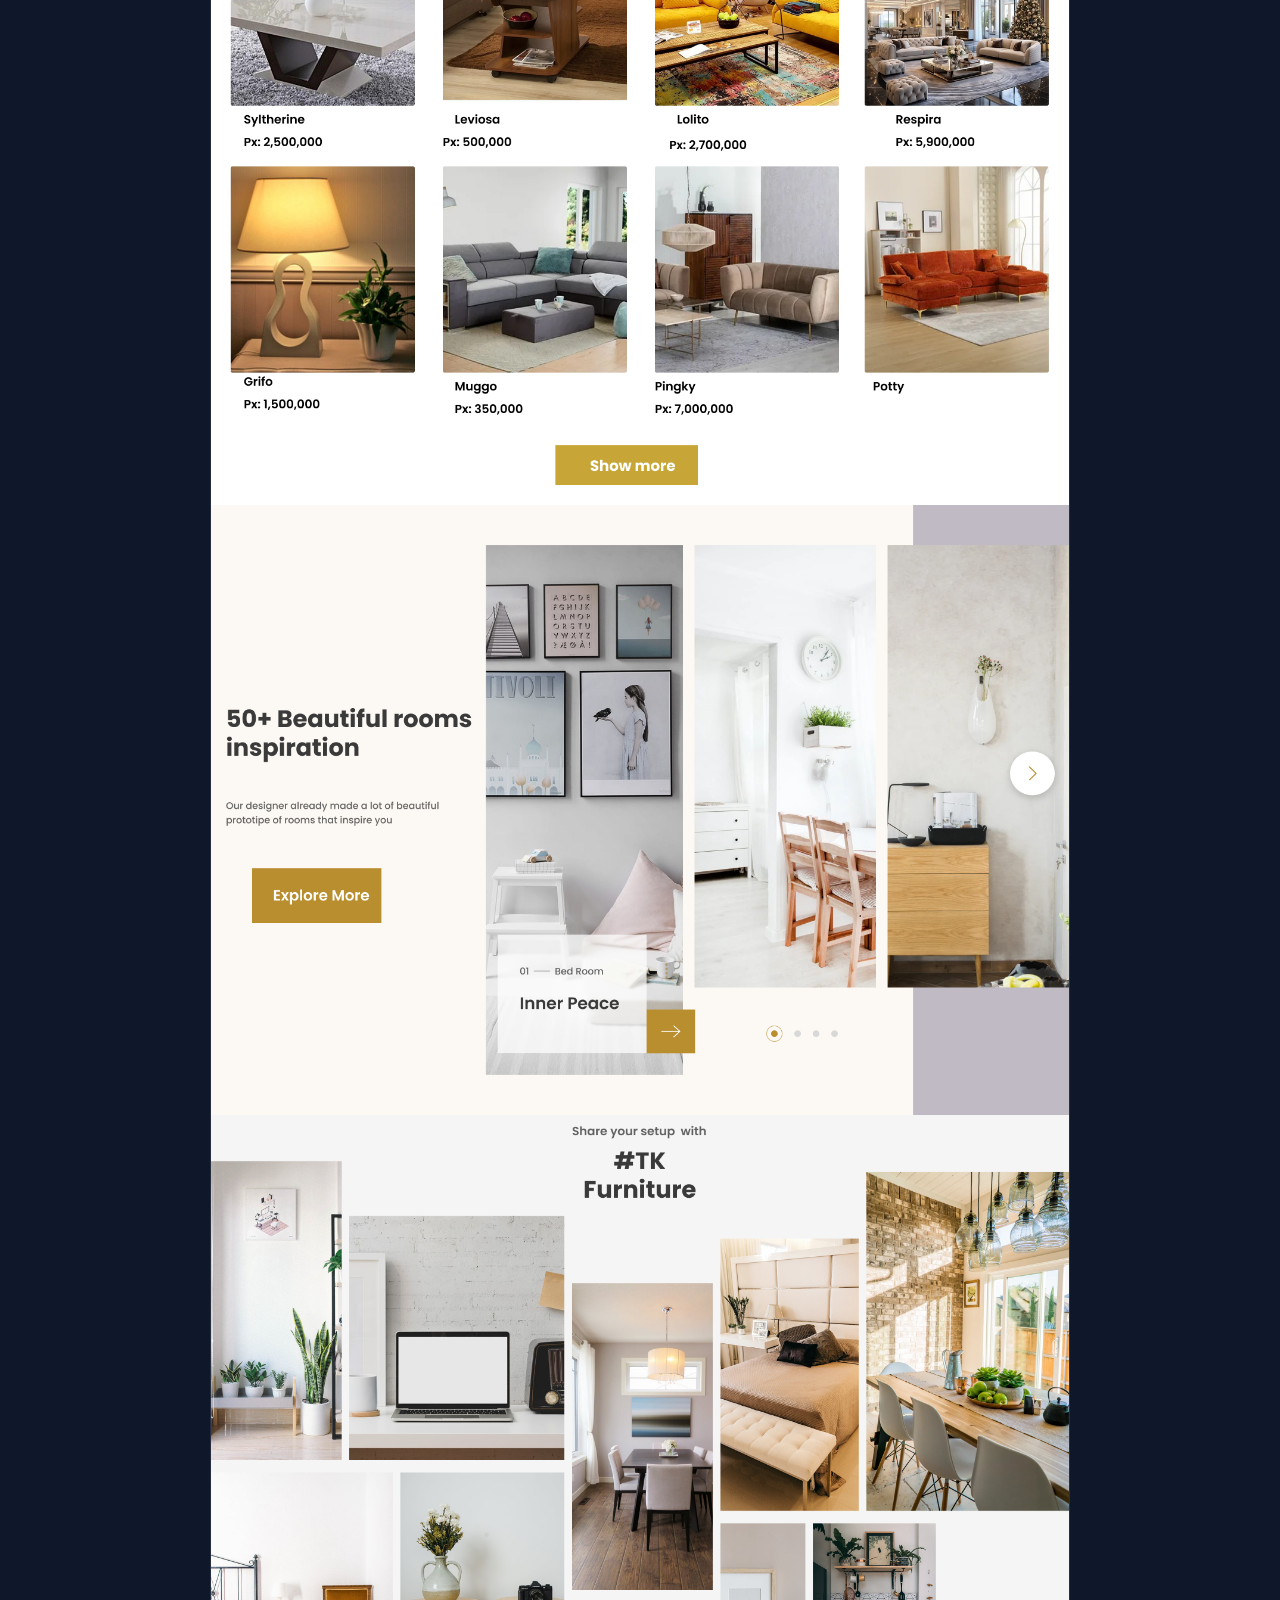
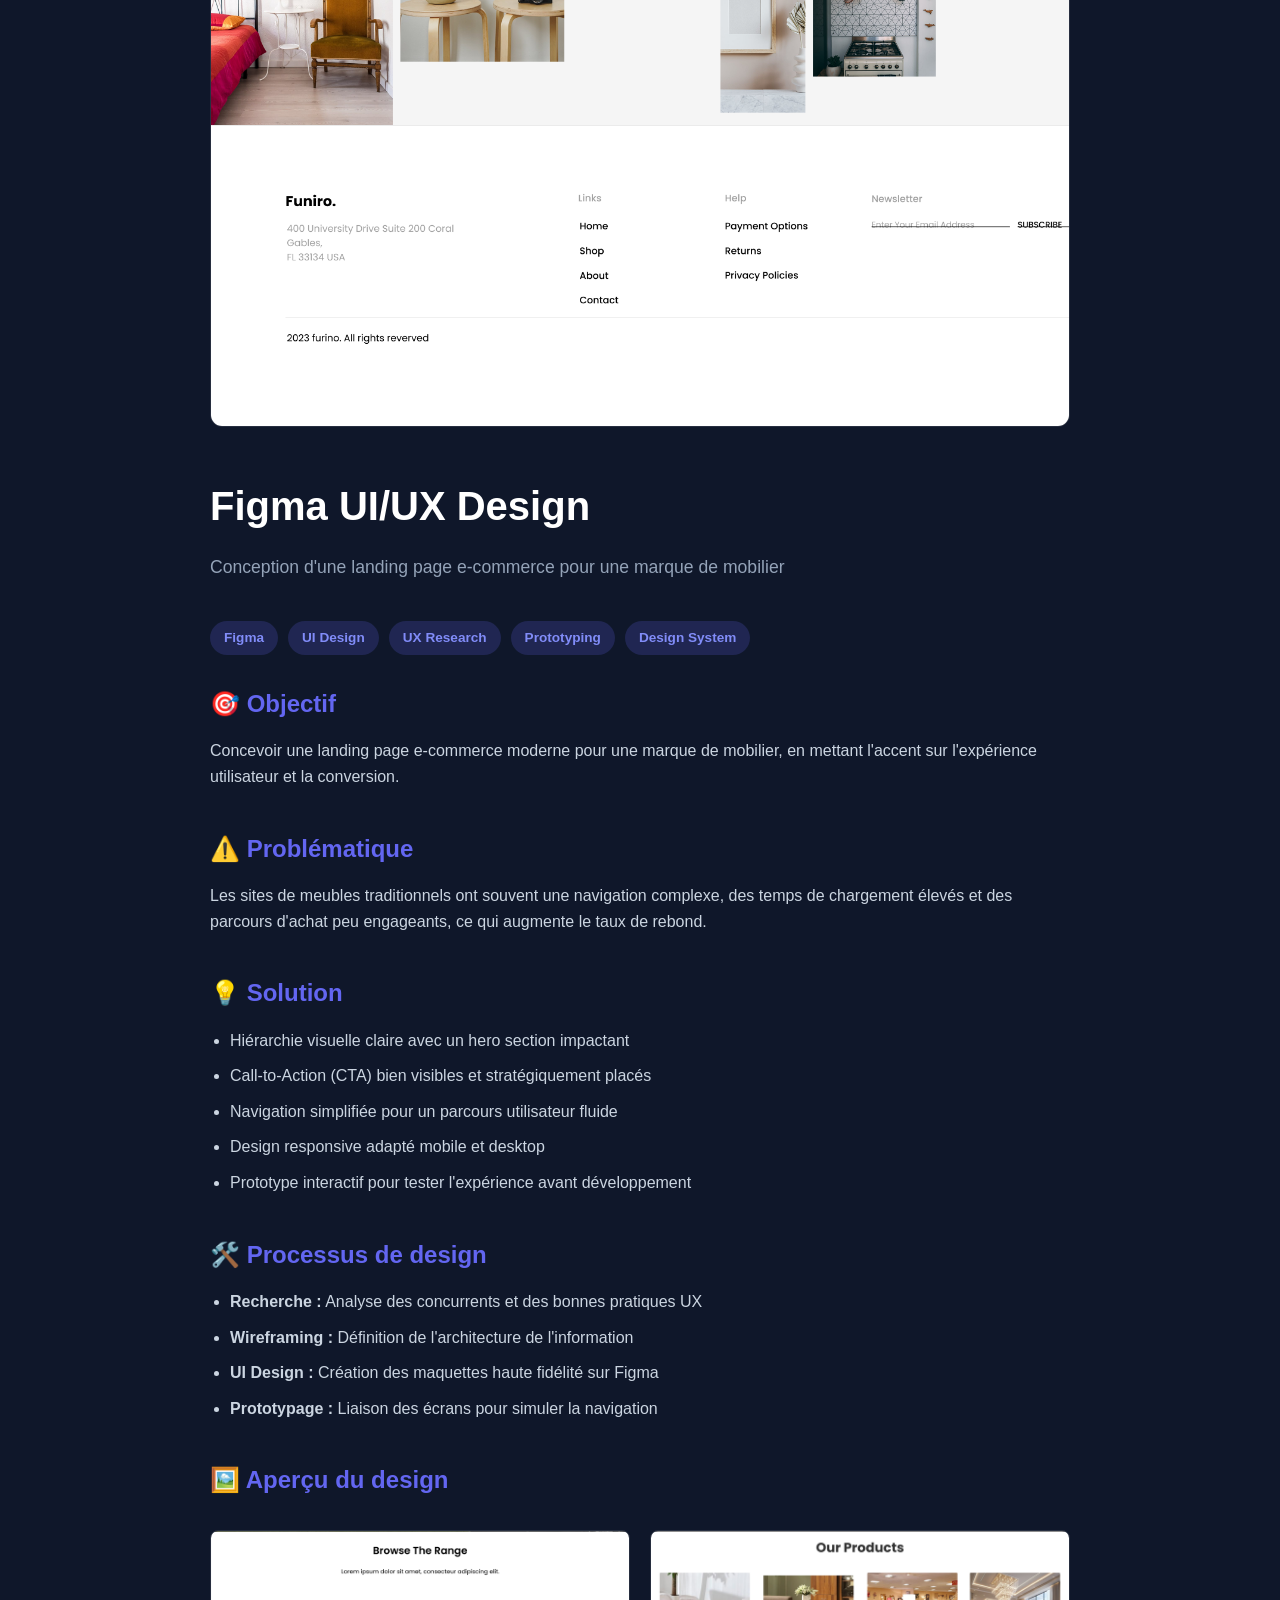
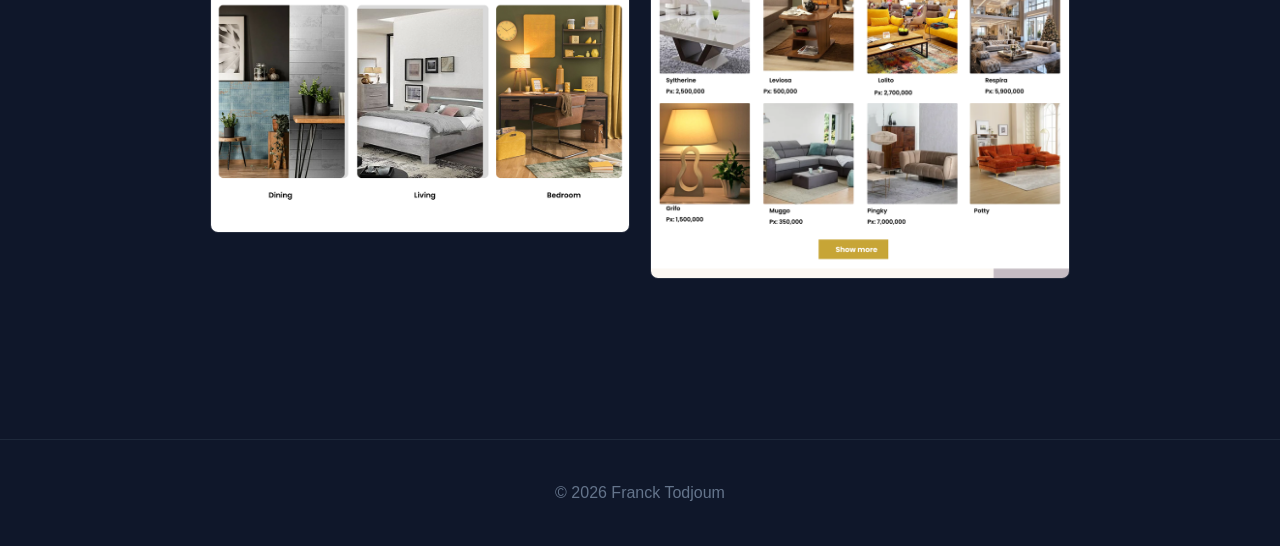
<file: pages/figma-design.html>
<!DOCTYPE html>
<html lang="fr">
<head>
  <meta charset="UTF-8">
  <meta name="viewport" content="width=device-width, initial-scale=1.0">
  <title>Figma UI/UX Design | Franck Todjoum</title>
  <style>
    * { margin: 0; padding: 0; box-sizing: border-box; }
    body { font-family: 'Segoe UI', Tahoma, Geneva, Verdana, sans-serif; background: #0f172a; color: #fff; line-height: 1.6; }
    header { background: rgba(30, 41, 59, 0.95); padding: 15px 0; position: fixed; width: 100%; top: 0; z-index: 1000; border-bottom: 1px solid rgba(255,255,255,0.1); }
    nav { max-width: 1100px; margin: 0 auto; padding: 0 20px; display: flex; justify-content: space-between; align-items: center; }
    .logo { font-size: 1.5rem; font-weight: bold; color: #6366f1; text-decoration: none; }
    nav ul { display: flex; list-style: none; gap: 30px; }
    nav a { color: #e2e8f0; text-decoration: none; transition: color 0.3s; }
    nav a:hover { color: #6366f1; }
    .container { max-width: 900px; margin: 0 auto; padding: 140px 20px 60px; }
    .back-link { display: inline-block; color: #94a3b8; text-decoration: none; margin-bottom: 30px; }
    .back-link:hover { color: #6366f1; }
    .hero-img { width: 100%; border-radius: 12px; margin-bottom: 40px; border: 1px solid rgba(255,255,255,0.1); }
    h1 { font-size: 2.5rem; margin-bottom: 15px; }
    .subtitle { color: #94a3b8; font-size: 1.1rem; margin-bottom: 40px; }
    .section { margin-bottom: 40px; }
    .section h2 { font-size: 1.5rem; color: #6366f1; margin-bottom: 15px; }
    .section p, .section li { color: #cbd5e1; margin-bottom: 10px; }
    .section ul { padding-left: 20px; }
    .tags { display: flex; gap: 10px; flex-wrap: wrap; margin: 30px 0; }
    .tag { background: rgba(99, 102, 241, 0.2); color: #818cf8; padding: 6px 14px; border-radius: 20px; font-size: 0.85rem; font-weight: 600; }
    .gallery { display: grid; grid-template-columns: repeat(auto-fit, minmax(250px, 1fr)); gap: 20px; margin-top: 30px; }
    .gallery img { width: 100%; border-radius: 8px; border: 1px solid rgba(255,255,255,0.1); transition: transform 0.3s; }
    .gallery img:hover { transform: scale(1.02); }
    footer { text-align: center; padding: 40px 20px; color: #64748b; border-top: 1px solid #1e293b; margin-top: 60px; }
    @media (max-width: 768px) { h1 { font-size: 2rem; } nav ul { display: none; } }
  </style>
</head>
<body>

  <header>
    <nav>
      <a href="../index.html" class="logo">Franck TK</a>
      <ul>
        <li><a href="../index.html">Accueil</a></li>
        <li><a href="../projets.html">Projets</a></li>
        <li><a href="../index.html#contact">Contact</a></li>
      </ul>
    </nav>
  </header>

  <div class="container">
    <a href="../projets.html" class="back-link">← Retour aux projets</a>
    <img src="../assets/images/Group 84.png" alt="Figma Design Interface" class="hero-img">
    <h1>Figma UI/UX Design</h1>
    <p class="subtitle">Conception d'une landing page e-commerce pour une marque de mobilier</p>

    <div class="tags">
      <span class="tag">Figma</span>
      <span class="tag">UI Design</span>
      <span class="tag">UX Research</span>
      <span class="tag">Prototyping</span>
      <span class="tag">Design System</span>
    </div>

    <div class="section">
      <h2>🎯 Objectif</h2>
      <p>Concevoir une landing page e-commerce moderne pour une marque de mobilier, en mettant l'accent sur l'expérience utilisateur et la conversion.</p>
    </div>

    <div class="section">
      <h2>⚠️ Problématique</h2>
      <p>Les sites de meubles traditionnels ont souvent une navigation complexe, des temps de chargement élevés et des parcours d'achat peu engageants, ce qui augmente le taux de rebond.</p>
    </div>

    <div class="section">
      <h2>💡 Solution</h2>
      <ul>
        <li>Hiérarchie visuelle claire avec un hero section impactant</li>
        <li>Call-to-Action (CTA) bien visibles et stratégiquement placés</li>
        <li>Navigation simplifiée pour un parcours utilisateur fluide</li>
        <li>Design responsive adapté mobile et desktop</li>
        <li>Prototype interactif pour tester l'expérience avant développement</li>
      </ul>
    </div>

    <div class="section">
      <h2>🛠️ Processus de design</h2>
      <ul>
        <li><strong>Recherche :</strong> Analyse des concurrents et des bonnes pratiques UX</li>
        <li><strong>Wireframing :</strong> Définition de l'architecture de l'information</li>
        <li><strong>UI Design :</strong> Création des maquettes haute fidélité sur Figma</li>
        <li><strong>Prototypage :</strong> Liaison des écrans pour simuler la navigation</li>
      </ul>
    </div>

    <div class="section">
      <h2>🖼️ Aperçu du design</h2>
      <div class="gallery">
        <img src="../assets/images/range.png" alt="Section gamme produits">
        <img src="../assets/images/img.png" alt="Page produit">
      </div>
    </div>

  </div>

  <footer><p>© 2026 Franck Todjoum</p></footer>

</body>
</html>
</file>
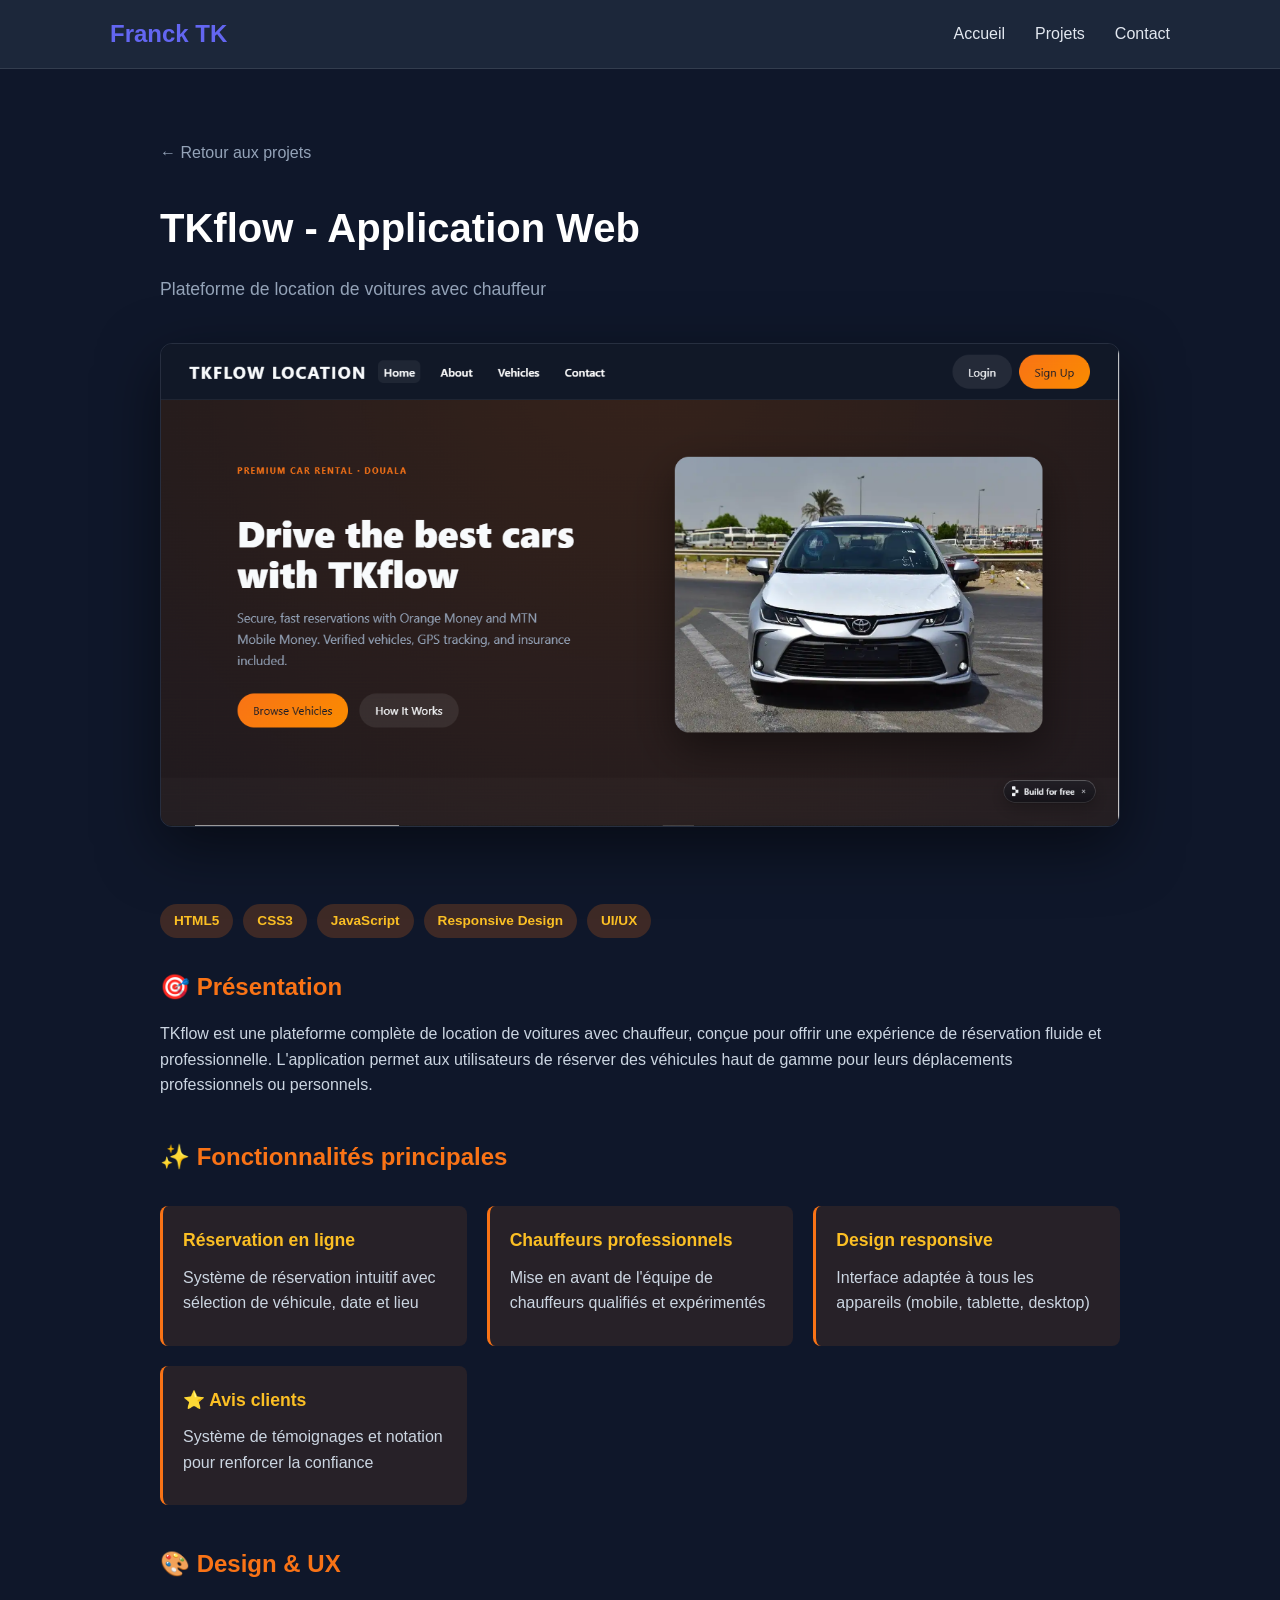
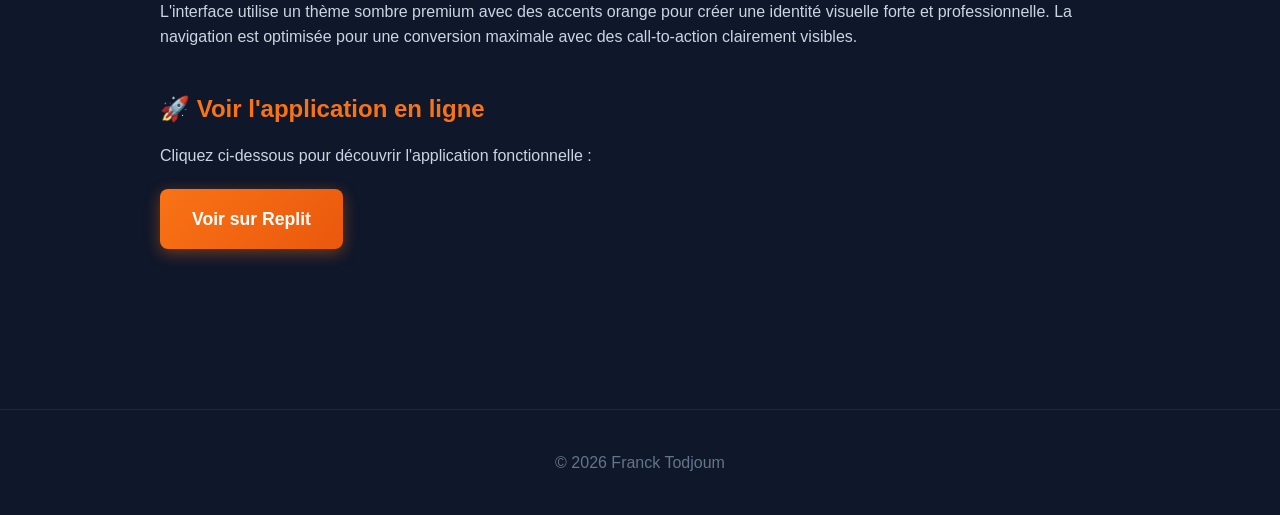
<file: pages/tkflow-app.html>
<!DOCTYPE html>
<html lang="fr">
<head>
  <meta charset="UTF-8">
  <meta name="viewport" content="width=device-width, initial-scale=1.0">
  <title>TKflow - Application | Franck Todjoum</title>
  <style>
    * { margin: 0; padding: 0; box-sizing: border-box; }
    body { font-family: 'Segoe UI', Tahoma, Geneva, Verdana, sans-serif; background: #0f172a; color: #fff; line-height: 1.6; }
    header { background: rgba(30, 41, 59, 0.95); padding: 15px 0; position: fixed; width: 100%; top: 0; z-index: 1000; border-bottom: 1px solid rgba(255,255,255,0.1); }
    nav { max-width: 1100px; margin: 0 auto; padding: 0 20px; display: flex; justify-content: space-between; align-items: center; }
    .logo { font-size: 1.5rem; font-weight: bold; color: #6366f1; text-decoration: none; }
    nav ul { display: flex; list-style: none; gap: 30px; }
    nav a { color: #e2e8f0; text-decoration: none; transition: color 0.3s; }
    nav a:hover { color: #6366f1; }
    .container { max-width: 1000px; margin: 0 auto; padding: 140px 20px 60px; }
    .back-link { display: inline-block; color: #94a3b8; text-decoration: none; margin-bottom: 30px; }
    .back-link:hover { color: #6366f1; }
    .hero-img { width: 100%; border-radius: 12px; margin-bottom: 40px; border: 1px solid rgba(255,255,255,0.1); box-shadow: 0 20px 60px rgba(0,0,0,0.5); }
    h1 { font-size: 2.5rem; margin-bottom: 15px; }
    .subtitle { color: #94a3b8; font-size: 1.1rem; margin-bottom: 40px; }
    .section { margin-bottom: 40px; }
    .section h2 { font-size: 1.5rem; color: #f97316; margin-bottom: 15px; }
    .section p, .section li { color: #cbd5e1; margin-bottom: 10px; }
    .section ul { padding-left: 20px; }
    .tags { display: flex; gap: 10px; flex-wrap: wrap; margin: 30px 0; }
    .tag { background: rgba(249, 115, 22, 0.2); color: #fbbf24; padding: 6px 14px; border-radius: 20px; font-size: 0.85rem; font-weight: 600; }
    .btn-live { display: inline-block; background: linear-gradient(135deg, #f97316 0%, #ea580c 100%); color: #fff; padding: 16px 32px; border-radius: 8px; text-decoration: none; font-weight: 600; font-size: 1.1rem; transition: transform 0.3s, box-shadow 0.3s; margin-top: 10px; box-shadow: 0 4px 15px rgba(249, 115, 22, 0.4); }
    .btn-live:hover { transform: translateY(-2px); box-shadow: 0 6px 20px rgba(249, 115, 22, 0.6); }
    .features { display: grid; grid-template-columns: repeat(auto-fit, minmax(250px, 1fr)); gap: 20px; margin: 30px 0; }
    .feature { background: rgba(249, 115, 22, 0.1); padding: 20px; border-radius: 8px; border-left: 3px solid #f97316; }
    .feature h3 { color: #fbbf24; margin-bottom: 10px; font-size: 1.1rem; }
    footer { text-align: center; padding: 40px 20px; color: #64748b; border-top: 1px solid #1e293b; margin-top: 60px; }
    @media (max-width: 768px) { h1 { font-size: 2rem; } nav ul { display: none; } }
  </style>
</head>
<body>

  <header>
    <nav>
      <a href="../index.html" class="logo">Franck TK</a>
      <ul>
        <li><a href="../index.html">Accueil</a></li>
        <li><a href="../projets.html">Projets</a></li>
        <li><a href="../index.html#contact">Contact</a></li>
      </ul>
    </nav>
  </header>

  <div class="container">
    <a href="../projets.html" class="back-link">← Retour aux projets</a>
    
    <h1>TKflow - Application Web</h1>
    <p class="subtitle">Plateforme de location de voitures avec chauffeur</p>

    <img src="../assets/images/Capture d’écran 2026-09-06 232214.png" alt="TKflow Application" class="hero-img">

    <div class="tags">
      <span class="tag">HTML5</span>
      <span class="tag">CSS3</span>
      <span class="tag">JavaScript</span>
      <span class="tag">Responsive Design</span>
      <span class="tag">UI/UX</span>
    </div>

    <div class="section">
      <h2>🎯 Présentation</h2>
      <p>TKflow est une plateforme complète de location de voitures avec chauffeur, conçue pour offrir une expérience de réservation fluide et professionnelle. L'application permet aux utilisateurs de réserver des véhicules haut de gamme pour leurs déplacements professionnels ou personnels.</p>
    </div>

    <div class="section">
      <h2>✨ Fonctionnalités principales</h2>
      <div class="features">
        <div class="feature">
          <h3> Réservation en ligne</h3>
          <p>Système de réservation intuitif avec sélection de véhicule, date et lieu</p>
        </div>
        <div class="feature">
          <h3> Chauffeurs professionnels</h3>
          <p>Mise en avant de l'équipe de chauffeurs qualifiés et expérimentés</p>
        </div>
        <div class="feature">
          <h3> Design responsive</h3>
          <p>Interface adaptée à tous les appareils (mobile, tablette, desktop)</p>
        </div>
        <div class="feature">
          <h3>⭐ Avis clients</h3>
          <p>Système de témoignages et notation pour renforcer la confiance</p>
        </div>
      </div>
    </div>

    <div class="section">
      <h2>🎨 Design & UX</h2>
      <p>L'interface utilise un thème sombre premium avec des accents orange pour créer une identité visuelle forte et professionnelle. La navigation est optimisée pour une conversion maximale avec des call-to-action clairement visibles.</p>
    </div>

    <div class="section">
      <h2>🚀 Voir l'application en ligne</h2>
      <p>Cliquez ci-dessous pour découvrir l'application fonctionnelle :</p>
      <a href="https://d4fc1afc-c641-4ae5-b5a7-3b4fb57faccb-00-q3vpvj97okx7.riker.replit.dev/index.html" target="_blank" class="btn-live"> Voir sur Replit</a>
    </div>

  </div>

  <footer>
    <p>© 2026 Franck Todjoum</p>
  </footer>

</body>
</html>
</file>
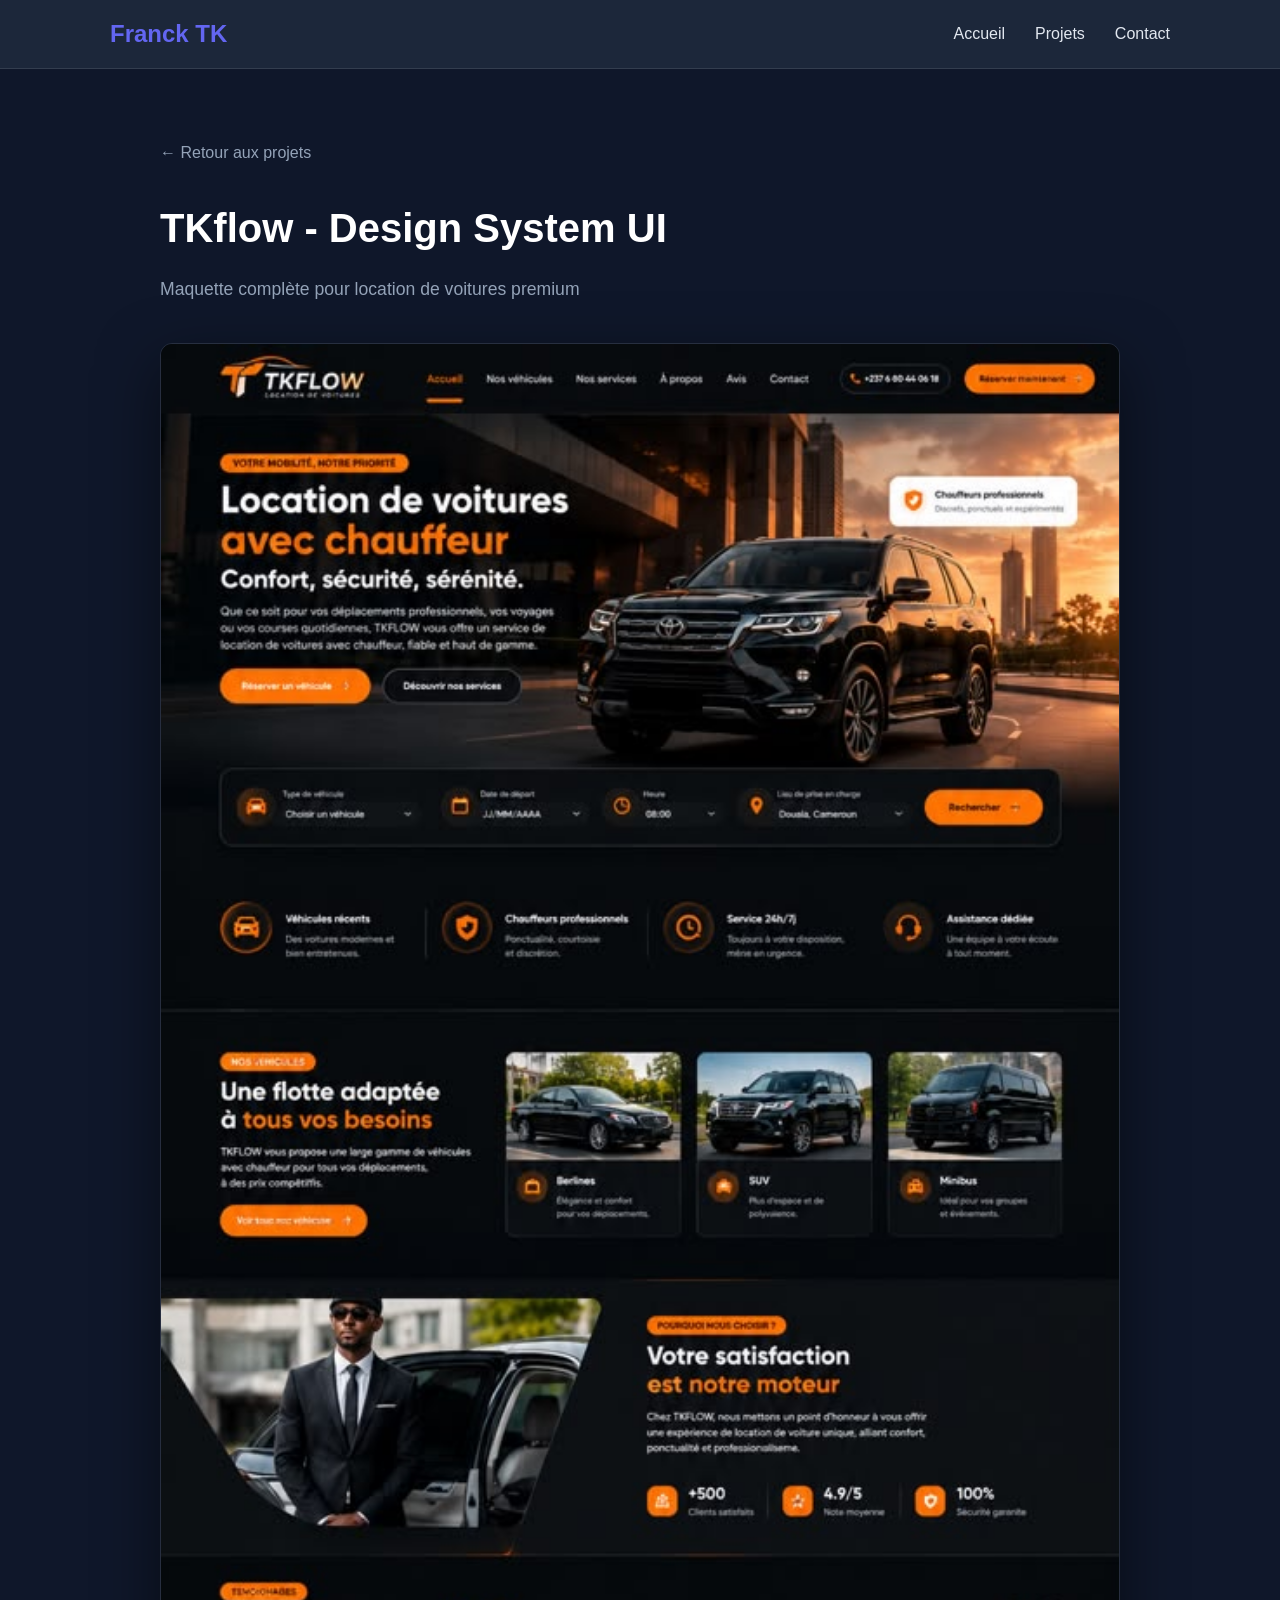
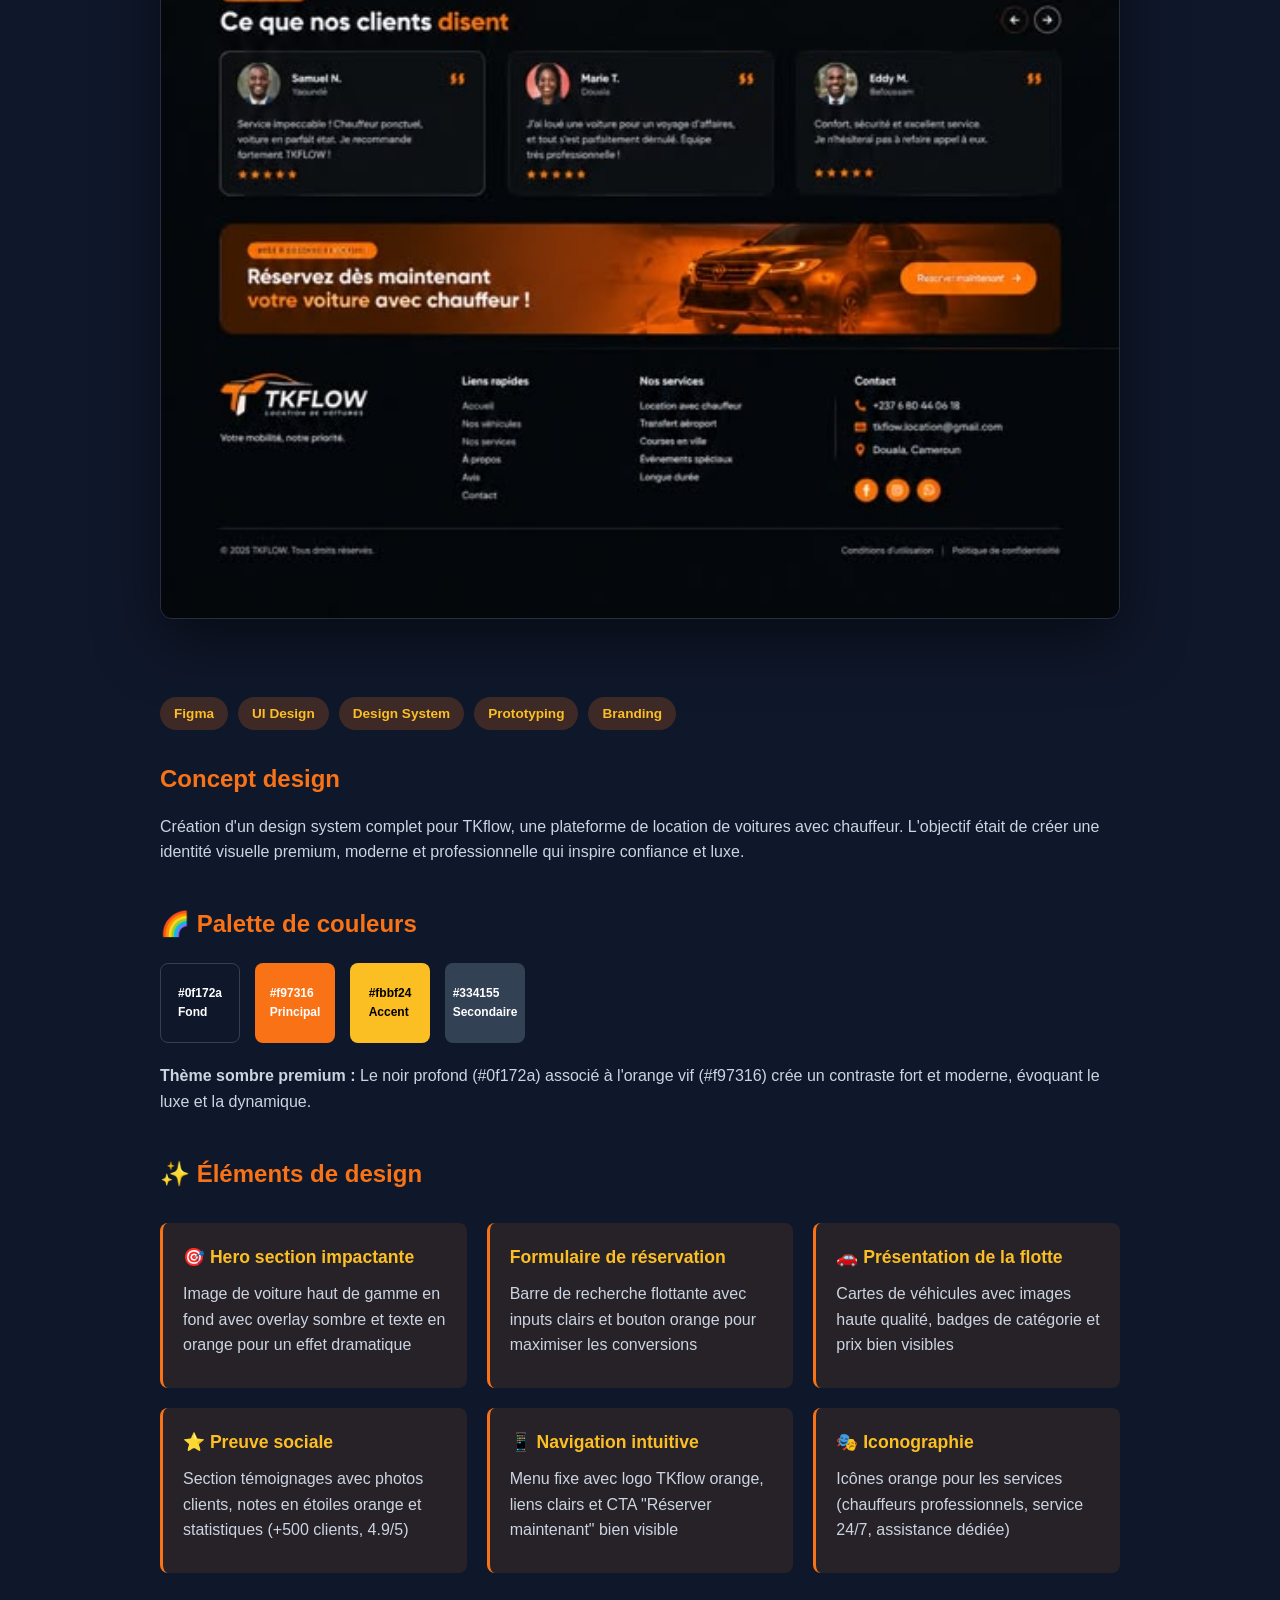
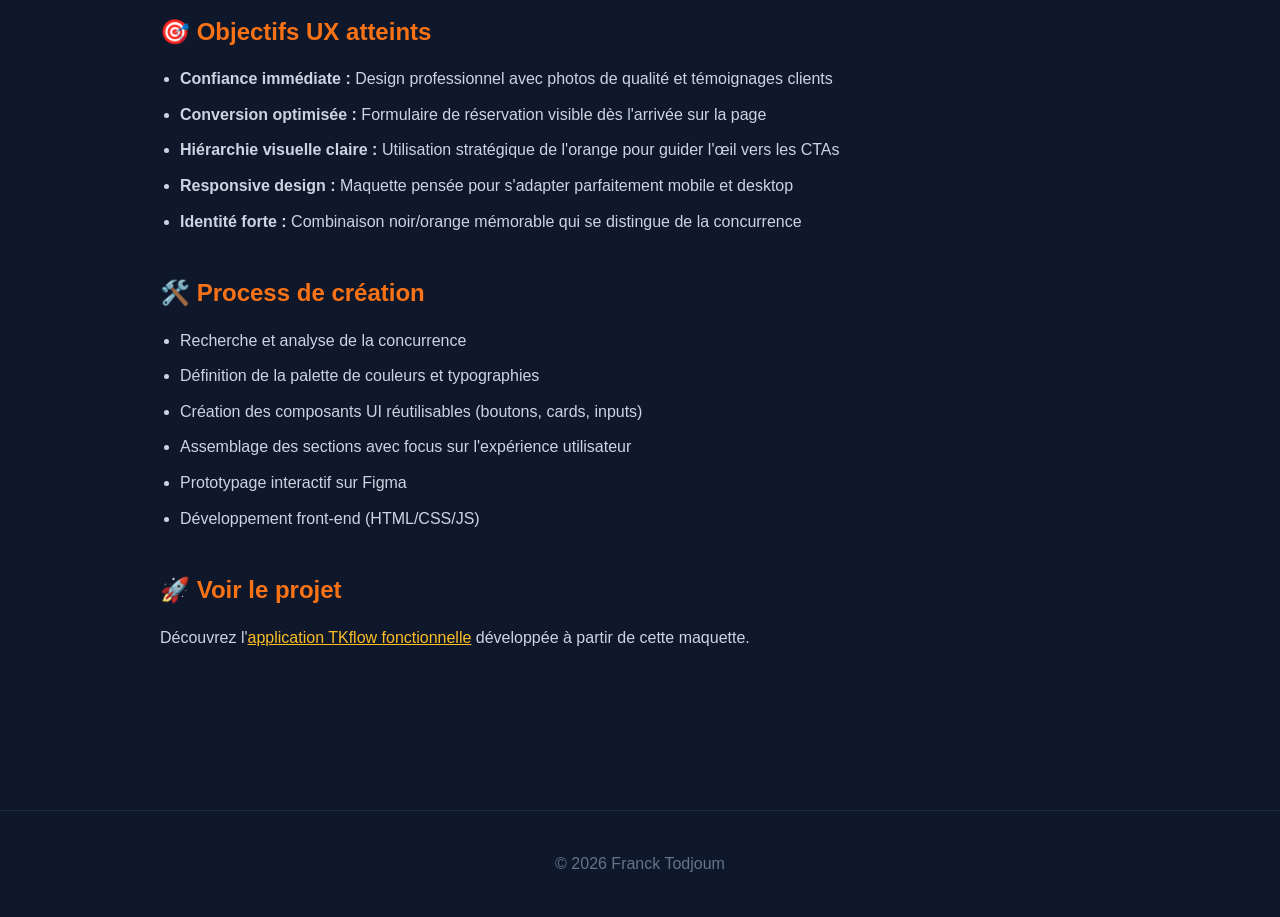
<file: pages/tkflow-design.html>
<!DOCTYPE html>
<html lang="fr">
<head>
  <meta charset="UTF-8">
  <meta name="viewport" content="width=device-width, initial-scale=1.0">
  <title>TKflow - Design UI | Franck Todjoum</title>
  <style>
    * { margin: 0; padding: 0; box-sizing: border-box; }
    body { font-family: 'Segoe UI', Tahoma, Geneva, Verdana, sans-serif; background: #0f172a; color: #fff; line-height: 1.6; }
    header { background: rgba(30, 41, 59, 0.95); padding: 15px 0; position: fixed; width: 100%; top: 0; z-index: 1000; border-bottom: 1px solid rgba(255,255,255,0.1); }
    nav { max-width: 1100px; margin: 0 auto; padding: 0 20px; display: flex; justify-content: space-between; align-items: center; }
    .logo { font-size: 1.5rem; font-weight: bold; color: #6366f1; text-decoration: none; }
    nav ul { display: flex; list-style: none; gap: 30px; }
    nav a { color: #e2e8f0; text-decoration: none; transition: color 0.3s; }
    nav a:hover { color: #6366f1; }
    .container { max-width: 1000px; margin: 0 auto; padding: 140px 20px 60px; }
    .back-link { display: inline-block; color: #94a3b8; text-decoration: none; margin-bottom: 30px; }
    .back-link:hover { color: #6366f1; }
    .hero-img { width: 100%; border-radius: 12px; margin-bottom: 40px; border: 1px solid rgba(255,255,255,0.1); box-shadow: 0 20px 60px rgba(0,0,0,0.5); }
    h1 { font-size: 2.5rem; margin-bottom: 15px; }
    .subtitle { color: #94a3b8; font-size: 1.1rem; margin-bottom: 40px; }
    .section { margin-bottom: 40px; }
    .section h2 { font-size: 1.5rem; color: #f97316; margin-bottom: 15px; }
    .section p, .section li { color: #cbd5e1; margin-bottom: 10px; }
    .section ul { padding-left: 20px; }
    .tags { display: flex; gap: 10px; flex-wrap: wrap; margin: 30px 0; }
    .tag { background: rgba(249, 115, 22, 0.2); color: #fbbf24; padding: 6px 14px; border-radius: 20px; font-size: 0.85rem; font-weight: 600; }
    .design-elements { display: grid; grid-template-columns: repeat(auto-fit, minmax(250px, 1fr)); gap: 20px; margin: 30px 0; }
    .element { background: rgba(249, 115, 22, 0.1); padding: 20px; border-radius: 8px; border-left: 3px solid #f97316; }
    .element h3 { color: #fbbf24; margin-bottom: 10px; font-size: 1.1rem; }
    .color-palette { display: flex; gap: 15px; margin: 20px 0; flex-wrap: wrap; }
    .color { width: 80px; height: 80px; border-radius: 8px; display: flex; align-items: center; justify-content: center; font-size: 0.75rem; font-weight: 600; }
    .color-dark { background: #0f172a; border: 1px solid #334155; color: #fff; }
    .color-orange { background: #f97316; color: #fff; }
    .color-gold { background: #fbbf24; color: #000; }
    .color-gray { background: #334155; color: #fff; }
    footer { text-align: center; padding: 40px 20px; color: #64748b; border-top: 1px solid #1e293b; margin-top: 60px; }
    @media (max-width: 768px) { h1 { font-size: 2rem; } nav ul { display: none; } }
  </style>
</head>
<body>

  <header>
    <nav>
      <a href="../index.html" class="logo">Franck TK</a>
      <ul>
        <li><a href="../index.html">Accueil</a></li>
        <li><a href="../projets.html">Projets</a></li>
        <li><a href="../index.html#contact">Contact</a></li>
      </ul>
    </nav>
  </header>

  <div class="container">
    <a href="../projets.html" class="back-link">← Retour aux projets</a>
    
    <h1>TKflow - Design System UI</h1>
    <p class="subtitle">Maquette complète pour location de voitures premium</p>

    <img src="../assets/images/WhatsApp Image 2026-09-06 at 8.27.53 PM.jpeg" alt="TKflow Design System" class="hero-img">

    <div class="tags">
      <span class="tag">Figma</span>
      <span class="tag">UI Design</span>
      <span class="tag">Design System</span>
      <span class="tag">Prototyping</span>
      <span class="tag">Branding</span>
    </div>

    <div class="section">
      <h2> Concept design</h2>
      <p>Création d'un design system complet pour TKflow, une plateforme de location de voitures avec chauffeur. L'objectif était de créer une identité visuelle premium, moderne et professionnelle qui inspire confiance et luxe.</p>
    </div>

    <div class="section">
      <h2>🌈 Palette de couleurs</h2>
      <div class="color-palette">
        <div class="color color-dark">#0f172a<br>Fond</div>
        <div class="color color-orange">#f97316<br>Principal</div>
        <div class="color color-gold">#fbbf24<br>Accent</div>
        <div class="color color-gray">#334155<br>Secondaire</div>
      </div>
      <p><strong>Thème sombre premium :</strong> Le noir profond (#0f172a) associé à l'orange vif (#f97316) crée un contraste fort et moderne, évoquant le luxe et la dynamique.</p>
    </div>

    <div class="section">
      <h2>✨ Éléments de design</h2>
      <div class="design-elements">
        <div class="element">
          <h3>🎯 Hero section impactante</h3>
          <p>Image de voiture haut de gamme en fond avec overlay sombre et texte en orange pour un effet dramatique</p>
        </div>
        <div class="element">
          <h3> Formulaire de réservation</h3>
          <p>Barre de recherche flottante avec inputs clairs et bouton orange pour maximiser les conversions</p>
        </div>
        <div class="element">
          <h3>🚗 Présentation de la flotte</h3>
          <p>Cartes de véhicules avec images haute qualité, badges de catégorie et prix bien visibles</p>
        </div>
        <div class="element">
          <h3>⭐ Preuve sociale</h3>
          <p>Section témoignages avec photos clients, notes en étoiles orange et statistiques (+500 clients, 4.9/5)</p>
        </div>
        <div class="element">
          <h3>📱 Navigation intuitive</h3>
          <p>Menu fixe avec logo TKflow orange, liens clairs et CTA "Réserver maintenant" bien visible</p>
        </div>
        <div class="element">
          <h3>🎭 Iconographie</h3>
          <p>Icônes orange pour les services (chauffeurs professionnels, service 24/7, assistance dédiée)</p>
        </div>
      </div>
    </div>

    <div class="section">
      <h2>🎯 Objectifs UX atteints</h2>
      <ul>
        <li><strong>Confiance immédiate :</strong> Design professionnel avec photos de qualité et témoignages clients</li>
        <li><strong>Conversion optimisée :</strong> Formulaire de réservation visible dès l'arrivée sur la page</li>
        <li><strong>Hiérarchie visuelle claire :</strong> Utilisation stratégique de l'orange pour guider l'œil vers les CTAs</li>
        <li><strong>Responsive design :</strong> Maquette pensée pour s'adapter parfaitement mobile et desktop</li>
        <li><strong>Identité forte :</strong> Combinaison noir/orange mémorable qui se distingue de la concurrence</li>
      </ul>
    </div>

    <div class="section">
      <h2>🛠️ Process de création</h2>
      <ul>
        <li>Recherche et analyse de la concurrence</li>
        <li>Définition de la palette de couleurs et typographies</li>
        <li>Création des composants UI réutilisables (boutons, cards, inputs)</li>
        <li>Assemblage des sections avec focus sur l'expérience utilisateur</li>
        <li>Prototypage interactif sur Figma</li>
        <li>Développement front-end (HTML/CSS/JS)</li>
      </ul>
    </div>

    <div class="section">
      <h2>🚀 Voir le projet</h2>
      <p>Découvrez l'<a href="tkflow-app.html" style="color: #fbbf24;">application TKflow fonctionnelle</a> développée à partir de cette maquette.</p>
    </div>

  </div>

  <footer>
    <p>© 2026 Franck Todjoum</p>
  </footer>

</body>
</html>
</file>
